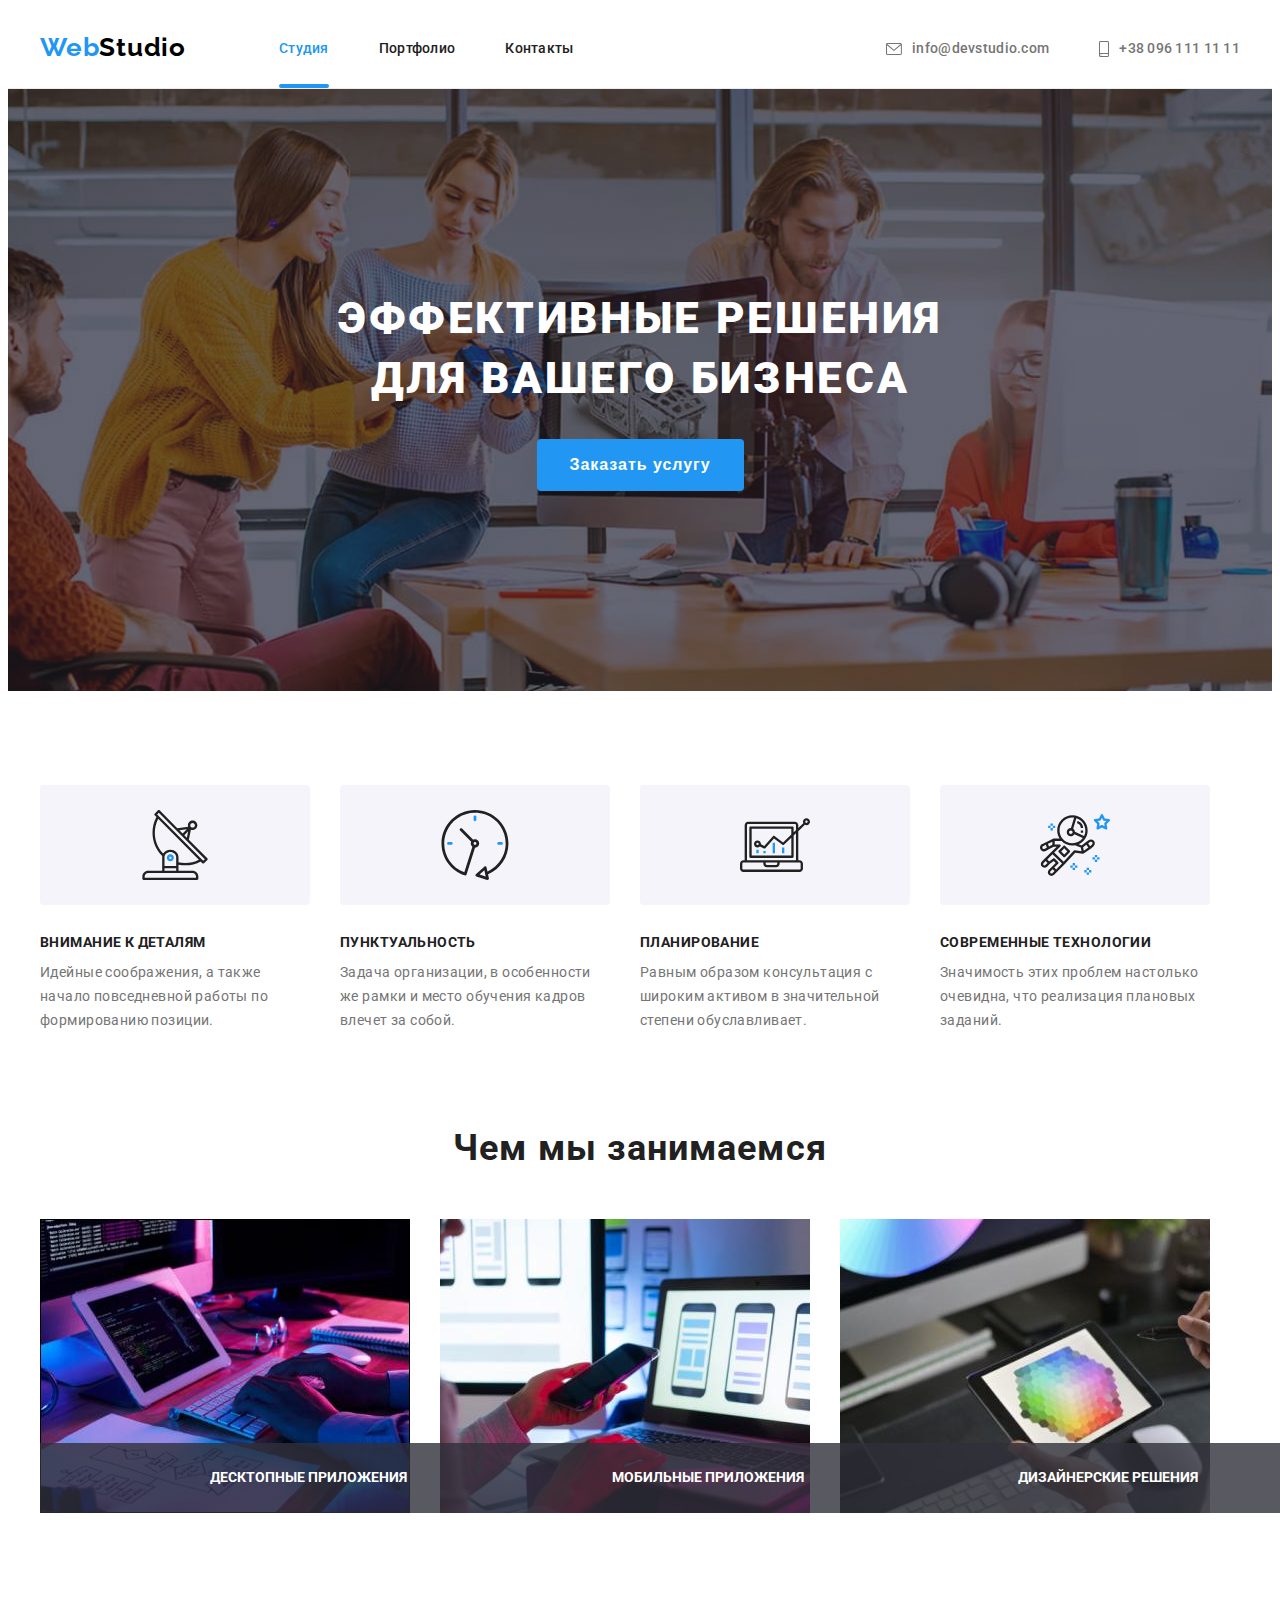
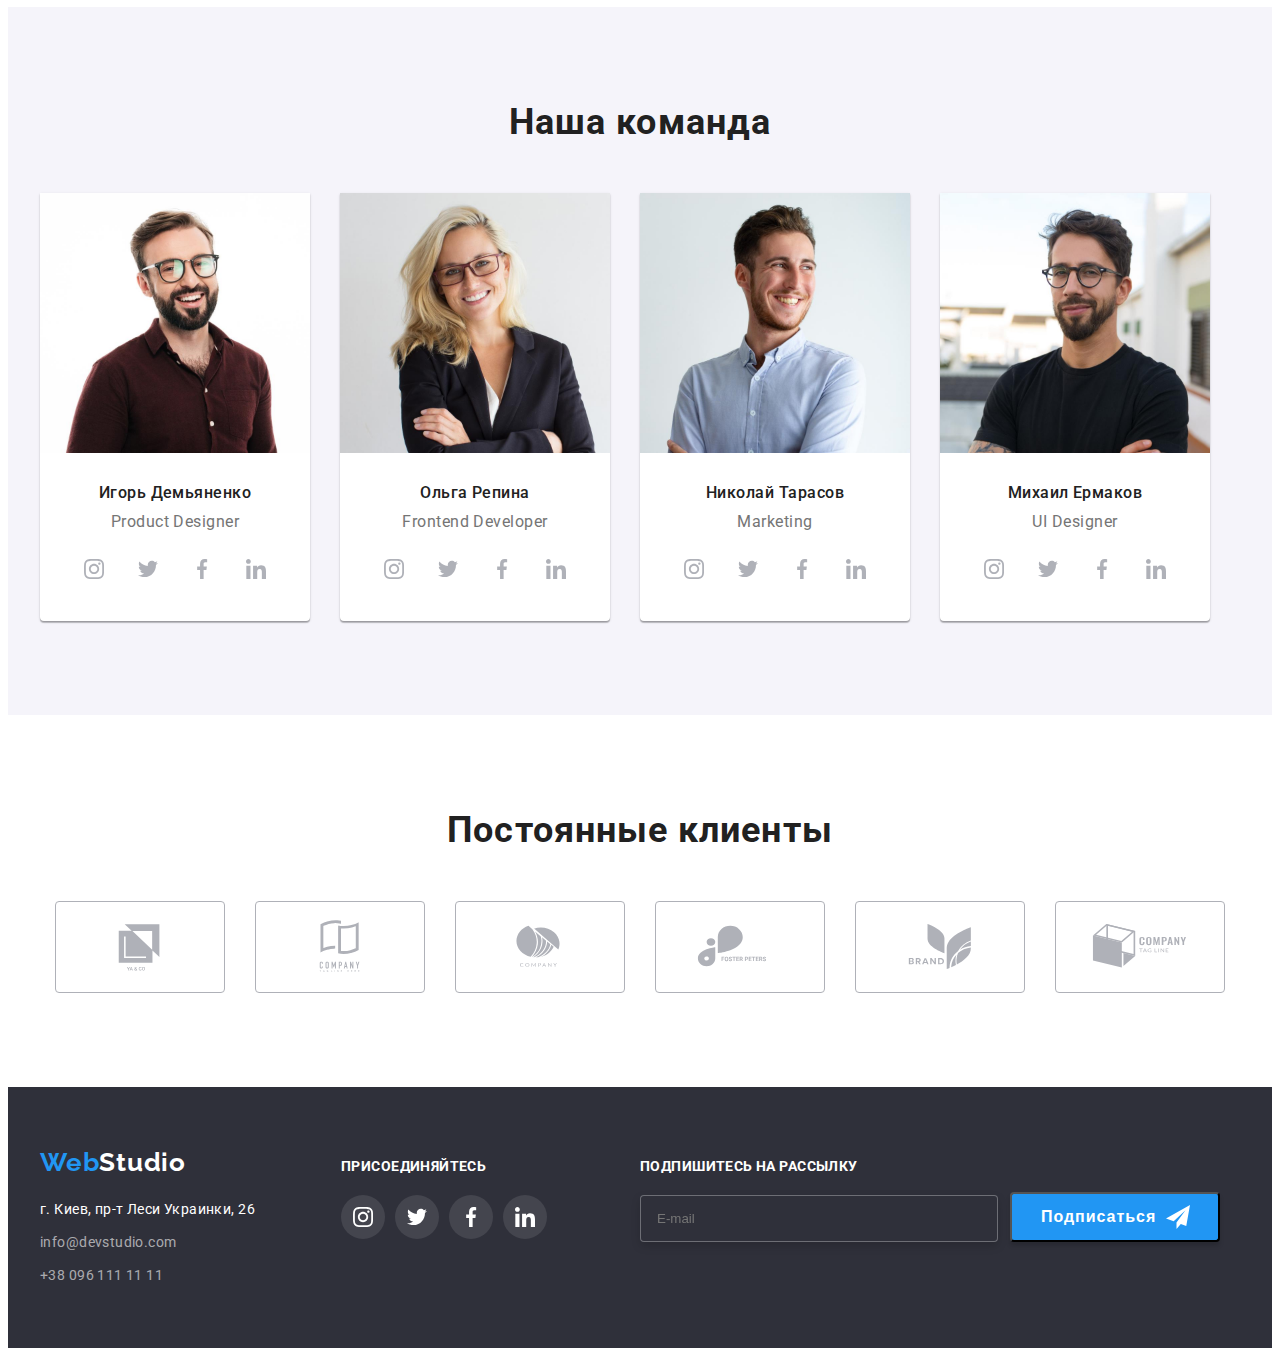
<file: index.html>
<!DOCTYPE html>
<html lang="ru">
<head>
    <meta charset="UTF-8">
    <meta http-equiv="X-UA-Compatible" content="IE=edge">
    <meta name="viewport" content="width=device-width, initial-scale=1.0">
    <title>Студия</title>
    <link rel="preconnect" href="https://fonts.googleapis.com">
<link rel="preconnect" href="https://fonts.gstatic.com" crossorigin>
<link href="https://fonts.googleapis.com/css2?family=Raleway:wght@700&family=Roboto:wght@400;500;700;900&display=swap" rel="stylesheet">
<link rel="stylesheet" href="https://cdnjs.cloudflare.com/ajax/libs/modern-normalize/1.1.0/modern-normalize.min.css" integrity="sha512-wpPYUAdjBVSE4KJnH1VR1HeZfpl1ub8YT/NKx4PuQ5NmX2tKuGu6U/JRp5y+Y8XG2tV+wKQpNHVUX03MfMFn9Q==" crossorigin="anonymous" referrerpolicy="no-referrer" />    
<link rel="stylesheet" href="./css/main.min.css"> 

</head>
<body>
    <!--Шапка -->
    <header class="header">
        <div class="conteiner header__conteiner">
        <nav class="header__nav">
        <a  class="logo link header__logo" href="./index.html" lang="en"><span class="web">Web</span><span class="studio-dark">Studio</span></a>
        <ul class="list header__list">
            <li class="header__item"><a class="header__link link current" href="./index.html">Студия</a></li>
            <li class="header__item"><a class="header__link link" href="./portfolio.html">Портфолио</a></li>
            <li class="header__item"><a class="header__link link" href="#">Контакты</a></li>
        </ul>
    </nav>
    
        <div class="header-contacts">
    <ul class="list header__list">
        <li class="header-contact__item"><a class="header-contacts__link link" href="mailto:info@devstudio.com">
            <svg class="header-contact__icon icon-mail"  width="16" height="12">
                <use href="./images/icons.svg#icon-envelope-hover"></use>
            </svg>info@devstudio.com</a></li>
        <li class="header-contact__item"><a class="header-contacts__link link" href="tel:+380961111111">
            <svg class="header-contact__icon icon-phone"  width="10" height="16">
            <use href="./images/icons.svg#icon-smartphone"></use>
        </svg>+38 096 111 11 11</a></li>
    </ul>
        </div>
         </div>
    </header>
    <!--Содержимое -->
    <main>
    <section class="section-title">
        <div class="conteiner hero-conteiner">
        <h1 class="title-text title-text-hero hero-pre-title">Эффективные решения для вашего бизнеса</h1>
        <button class="btn-studio btn-light btn-studio-hero" data-modal-open type="button">Заказать услугу</button>
        </div>
    </section>
        
    <!-- Наши зослуги-->
    <section class="about">
        <div class="conteiner list-conteiner">
        <ul class="list about-list">
            <li class="title-item">
                <div class="about-icons">
                    <svg class="about-icon" width="70" height="70">
                        <use href="./images/icons.svg#icon-antenna-1"></use>
                    </svg>
                </div>
                <h3 class="title-list-text">Внимание к деталям</h3>
                <p class="pre-title-text">Идейные соображения, а также начало повседневной работы по формированию позиции.</p>
            </li>
            <li class="title-item">
                <div class="about-icons">
                    <svg class="about-icon" width="70" height="70">
                        <use href="./images/icons.svg#icon-clock-1"></use>
                    </svg>
                </div>
                <h3 class="title-list-text">Пунктуальность</h3>
                <p class="pre-title-text">Задача организации, в особенности же рамки и место обучения кадров влечет за собой.</p>
            </li>
            <li class="title-item">
                <div class="about-icons">
                    <svg class="about-icon" width="70" height="70">
                        <use href="./images/icons.svg#icon-diagram-1"></use>
                    </svg>
                </div>
                <h3 class="title-list-text">Планирование</h3>
                <p class="pre-title-text">Равным образом консультация с широким активом в значительной степени обуславливает.</p>
            </li>
            <li class="title-item">
                <div class="about-icons">
                    <svg class="about-icon" width="70" height="70">
                        <use href="./images/icons.svg#icon-astronaut-1"></use>
                    </svg>
                </div>
                <h3 class="title-list-text">Современные технологии</h3>
                <p class="pre-title-text">Значимость этих проблем настолько очевидна, что реализация плановых заданий.</p>
            </li>
        </ul>
        </div>
    </section>
<!--Чем мы занимаемся-->
    <section class="occupation">
        <div class="conteiner occupation-conteiner">
        <h2 class="title-menu">Чем мы занимаемся</h2>
        <ul class="list occupation-list">
            <li class="occupation-item">
                <img 
                src="./images/work-1.jpg"
                alt="код"
                width="370"
                height="294"
                >
                <h3 class="occupation-picture-text">Десктопные приложения</h3>
            </li>
            <li class="occupation-item">
                <img 
                src="./images/work-2.jpg"
                alt="приложения"
                width="370"
                height="294"
                >
                <h3 class="occupation-picture-text">Мобильные приложения</h3>
            </li>
            <li class="occupation-item">
                <img 
                src="./images/work-3.jpg"
                alt="разработка"
                width="370"
                height="294"
                >
                <h3 class="occupation-picture-text">Дизайнерские решения</h3>
            </li>
        </ul>
        </div>
    </section>
    <!--Наша команда-->
    <section class="team">
        <div class="conteiner team-conteiner">
        <h2 class="title-menu">Наша команда</h2>
        <ul class="list team-list">
            <li class="team-item">
                <img
                src="./images/igor.jpg"
                alt="команда"
                width="270"
                height="260"
                >
                <div class="team-title">
                <h3 class="title-menu-name">Игорь Демьяненко</h3>
                <p class="pre-title-name" lang="en">Product Designer</p>
                <ul class="team-social list social-list">
                    <li class="social-item">
                        <a class="social-link" href="">
                            <svg class="social-icon" width="20" height="20">
                                <use href="./images/icons.svg#icon-instagram-1"></use>
                            </svg>
                        </a>
                    </li>
                    <li class="social-item">
                        <a class="social-link" href="">
                            <svg class="social-icon" width="20" height="20">
                                <use href="./images/icons.svg#icon-twitter-1"></use>
                            </svg>
                        </a>
                    </li>
                    <li class="social-item">
                        <a class="social-link" href="">
                            <svg class="social-icon" width="20" height="20">
                                <use href="./images/icons.svg#icon-facebook-1"></use>
                            </svg>
                        </a>
                    </li>
                    <li class="social-item">
                        <a class="social-link" href="">
                            <svg class="social-icon" width="20" height="20">
                                <use href="./images/icons.svg#icon-linkedin-1"></use>
                            </svg>
                        </a>
                    </li>
                </ul>
                </div>
                </li>
            <li class="team-item">
                <img
                src="./images/olga.jpg"
                alt="команда"
                width="270"
                height="260"
                >
                <div class="team-title">
                <h3 class="title-menu-name">Ольга Репина</h3>
                <p class="pre-title-name" lang="en">Frontend Developer</p>
                <ul class="team-social list social-list">
                    <li class="social-item">
                        <a class="social-link" href="">
                            <svg class="social-icon" width="20" height="20">
                                <use href="./images/icons.svg#icon-instagram-1"></use>
                            </svg>
                        </a>
                    </li>
                    <li class="social-item">
                        <a class="social-link" href="">
                            <svg class="social-icon" width="20" height="20">
                                <use href="./images/icons.svg#icon-twitter-1"></use>
                            </svg>
                        </a>
                    </li>
                    <li class="social-item">
                        <a class="social-link" href="">
                            <svg class="social-icon" width="20" height="20">
                                <use href="./images/icons.svg#icon-facebook-1"></use>
                            </svg>
                        </a>
                    </li>
                    <li class="social-item">
                        <a class="social-link" href="">
                            <svg class="social-icon" width="20" height="20">
                                <use href="./images/icons.svg#icon-linkedin-1"></use>
                            </svg>
                        </a>
                    </li>
                </ul>
                </div>
            </li>
            <li class="team-item">
                <img
                src="./images/nicholas.jpg"
                alt="команда"
                width="270"
                height="260"
                >
                <div class="team-title">
                <h3 class="title-menu-name">Николай Тарасов</h3>
                <p class="pre-title-name" lang="en">Marketing</p>
                <ul class="team-social list social-list">
                    <li class="social-item">
                        <a class="social-link" href="">
                            <svg class="social-icon" width="20" height="20">
                                <use href="./images/icons.svg#icon-instagram-1"></use>
                            </svg>
                        </a>
                    </li>
                    <li class="social-item">
                        <a class="social-link" href="">
                            <svg class="social-icon" width="20" height="20">
                                <use href="./images/icons.svg#icon-twitter-1"></use>
                            </svg>
                        </a>
                    </li>
                    <li class="social-item">
                        <a class="social-link" href="">
                            <svg class="social-icon" width="20" height="20">
                                <use href="./images/icons.svg#icon-facebook-1"></use>
                            </svg>
                        </a>
                    </li>
                    <li class="social-item">
                        <a class="social-link" href="">
                            <svg class="social-icon" width="20" height="20">
                                <use href="./images/icons.svg#icon-linkedin-1"></use>
                            </svg>
                        </a>
                    </li>
                </ul>
                </div>
            </li>
            <li class="team-item">
                <img
                src="./images/michael.jpg"
                alt="команда"
                width="270"
                height="260"
                >
                <div class="team-title">
                <h3 class="title-menu-name">Михаил Ермаков</h3>
                <p class="pre-title-name" lang="en">UI Designer</p>
                <ul class="team-social list social-list">
                    <li class="social-item">
                        <a class="social-link" href="">
                            <svg class="social-icon" width="20" height="20">
                                <use href="./images/icons.svg#icon-instagram-1"></use>
                            </svg>
                        </a>
                    </li>
                    <li class="social-item">
                        <a class="social-link" href="">
                            <svg class="social-icon" width="20" height="20">
                                <use href="./images/icons.svg#icon-twitter-1"></use>
                            </svg>
                        </a>
                    </li>
                    <li class="social-item">
                        <a class="social-link" href="">
                            <svg class="social-icon" width="20" height="20">
                                <use href="./images/icons.svg#icon-facebook-1"></use>
                            </svg>
                        </a>
                    </li>
                    <li class="social-item">
                        <a class="social-link" href="">
                            <svg class="social-icon" width="20" height="20">
                                <use href="./images/icons.svg#icon-linkedin-1"></use>
                            </svg>
                        </a>
                    </li>
                </ul>
                </div>
            </li>
        </ul>
    </div>
    </section>
    <!--Постоянные клиенты-->
    <section class="clients">
        <div class="conteiner">
        <h2 class="title-menu">Постоянные клиенты</h2>
        <ul class="clients-list list">
            <li class="clients-item">
                <a class="clients-link" href="">
                    <svg class="clients-icon" width="106" height="60">
                        <use href="./images/icons.svg#icon-logo"></use>
                    </svg>
                </a>
            </li>
            <li class="clients-item">
                <a class="clients-link" href="">
                    <svg class="clients-icon" width="106" height="60">
                        <use href="./images/icons.svg#icon-logo-1"></use>
                    </svg>
                </a>
            </li>
            <li class="clients-item">
                <a class="clients-link" href="">
                    <svg class="clients-icon" width="106" height="60">
                        <use href="./images/icons.svg#icon-logo-2"></use>
                    </svg>
                </a>
            </li>
            <li class="clients-item">
                <a class="clients-link" href="">
                    <svg class="clients-icon" width="106" height="60">
                        <use href="./images/icons.svg#icon-logo-3"></use>
                    </svg>
                </a>
            </li>
            <li class="clients-item">
                <a class="clients-link" href="">
                    <svg class="clients-icon" width="106" height="60">
                        <use href="./images/icons.svg#icon-logo-4"></use>
                    </svg>
                </a>
            </li>
            <li class="clients-item">
                <a class="clients-link" href="">
                    <svg class="clients-icon" width="106" height="60">
                        <use href="./images/icons.svg#icon-logo-5"></use>
                    </svg>
                </a>
            </li>
        </ul>
    </div>
    </section>
    </main>
    <footer class="footer">
        <div class="conteiner footer-conteiner">
            <div class="footer-left">
        <a class="logo-footer link footer-logo-link" href="#" lang="en"> <span class="web">Web</span><span class="studio-light">Studio</span></a>
        <address class="address">
            <div class="address-footer-list">
            <ul class="list footer-list-contact">
                <li class="address-footer-item"><a class="footer-address-link link" href="#">г. Киев, пр-т Леси Украинки, 26</a></li>
                <li class="address-footer-item"><a class="footer-contacts-link link" href="mailto:info@devstudio.com">info@devstudio.com</a></li>
                <li class="address-footer-item"><a class="footer-contacts-link link" href="tel:+380961111111">+38 096 111 11 11</a></li>
            </ul>
            </div>
        </address>
            </div>
            <div class="footer-right">
                <h3 class="title-list-text title-footer">ПРИСОЕДИНЯЙТЕСЬ</h3>
                <ul class="footer-list list">
                    <li class="footer-item">
                        <a class="footer-link" href="">
                            <svg class="footer-icon" width="20" height="20">
                                <use href="./images/icons.svg#icon-instagram-2"></use>
                            </svg>
                        </a>
                    </li>
                    <li class="footer-item">
                        <a class="footer-link" href="">
                            <svg class="footer-icon" width="20" height="20">
                                <use href="./images/icons.svg#icon-twitter-2"></use>
                            </svg>
                        </a>
                    </li>
                    <li class="footer-item">
                        <a class="footer-link" href="">
                            <svg class="footer-icon" width="20" height="20">
                                <use href="./images/icons.svg#icon-facebook-2"></use>
                            </svg>
                        </a>
                    </li>
                    <li class="footer-item">
                        <a class="footer-link" href="">
                            <svg class="footer-icon" width="20" height="20">
                                <use href="./images/icons.svg#icon-linkedin-2"></use>
                            </svg>
                        </a>
                    </li>
                </ul>
            </div>
            <div class="footter-block">
                <form class="footer-form">
                    <div class="footer-form-box">
                        <label class="footer-form-text" for="email">Подпишитесь на рассылку</label>
                        <input class="footer-input" type="email" name="email" id="email" placeholder="E-mail">
                    </div>
                    <button class="footer-form-btn footer-form-btn-send" type="submit">Подписаться
                        <svg class="send-icon" width="24" height="24">
                            <use href="./images/icons.svg#icon-icon-send"></use>
                        </svg>
                    </button>
                </form>
            </div>
        </div>
    </footer>
    <div class="backdrop is-hidden" data-modal>
        <div class="modal">
            <button type="button" class="modal-btn" data-modal-close>
                <svg class="modal-icon" width="11" height="11">
                    <use href="./images/icons.svg#icon-close"></use>
                </svg>
            </button>
                <form action="#" class="modal-form">
                    <p class="modal-form-head">Оставьте свои данные, мы вам перезвоним</p>
                    <label class="modal-form-label">Имя
                        <span class="modal-form-wrapper">
                        <input type="text" class="modal-form-input" name="user-name" minlength="2" pattern="[a-zA-Zа-яёА-ЯЁ]" title="Имя должно содержать символы киррилицы или латиницы" required>
                        <svg class="modal-form-icon" width="12" height="12">
                            <use href="./images/icons.svg#icon-name"></use>
                        </svg>
                        </span>
                    </label>
                    <label class="modal-form-label">Телефон
                        <span class="modal-form-wrapper">
                        <input type="tel" class="modal-form-input" name="user-tel" title="099-000-00-00" pattern="[0-9]{3}-[0-9]{3}-[0-9]{2}-[0-9]{2}">
                        <svg class="modal-form-icon" width="13" height="13">
                            <use href="./images/icons.svg#icon-tell"></use>
                        </svg>
                        </span>
                    </label>
                    <label class="modal-form-label">Почта
                        <span class="modal-form-wrapper">
                        <input type="email" class="modal-form-input" name="user-email">
                        <svg class="modal-form-icon" width="15" height="12">
                            <use href="./images/icons.svg#icon-mail"></use>
                        </svg>
                        </span>
                    </label>
                    <label class="modal-form-field">Комментарий<textarea class="modal-form-message" name="user-message" placeholder="Введите текст"></textarea></label>
                    <input type="checkbox" id="accept-policy" class="modal-form-checkbox visually-hidden">
                    <label for="accept-policy" class="modal-form-checkbox-label">Соглашаюсь с рассылкой и принимаю&nbsp;<a href="#" class="modal-form-checkbox-link">Условия договора</a></label>
                    <button type="submit" class="modal-form-btn">Отправить</button>
                </form>
            
        </div>
    </div>
<script src="./js/modal.js"></script>
</body>

</html>
</file>
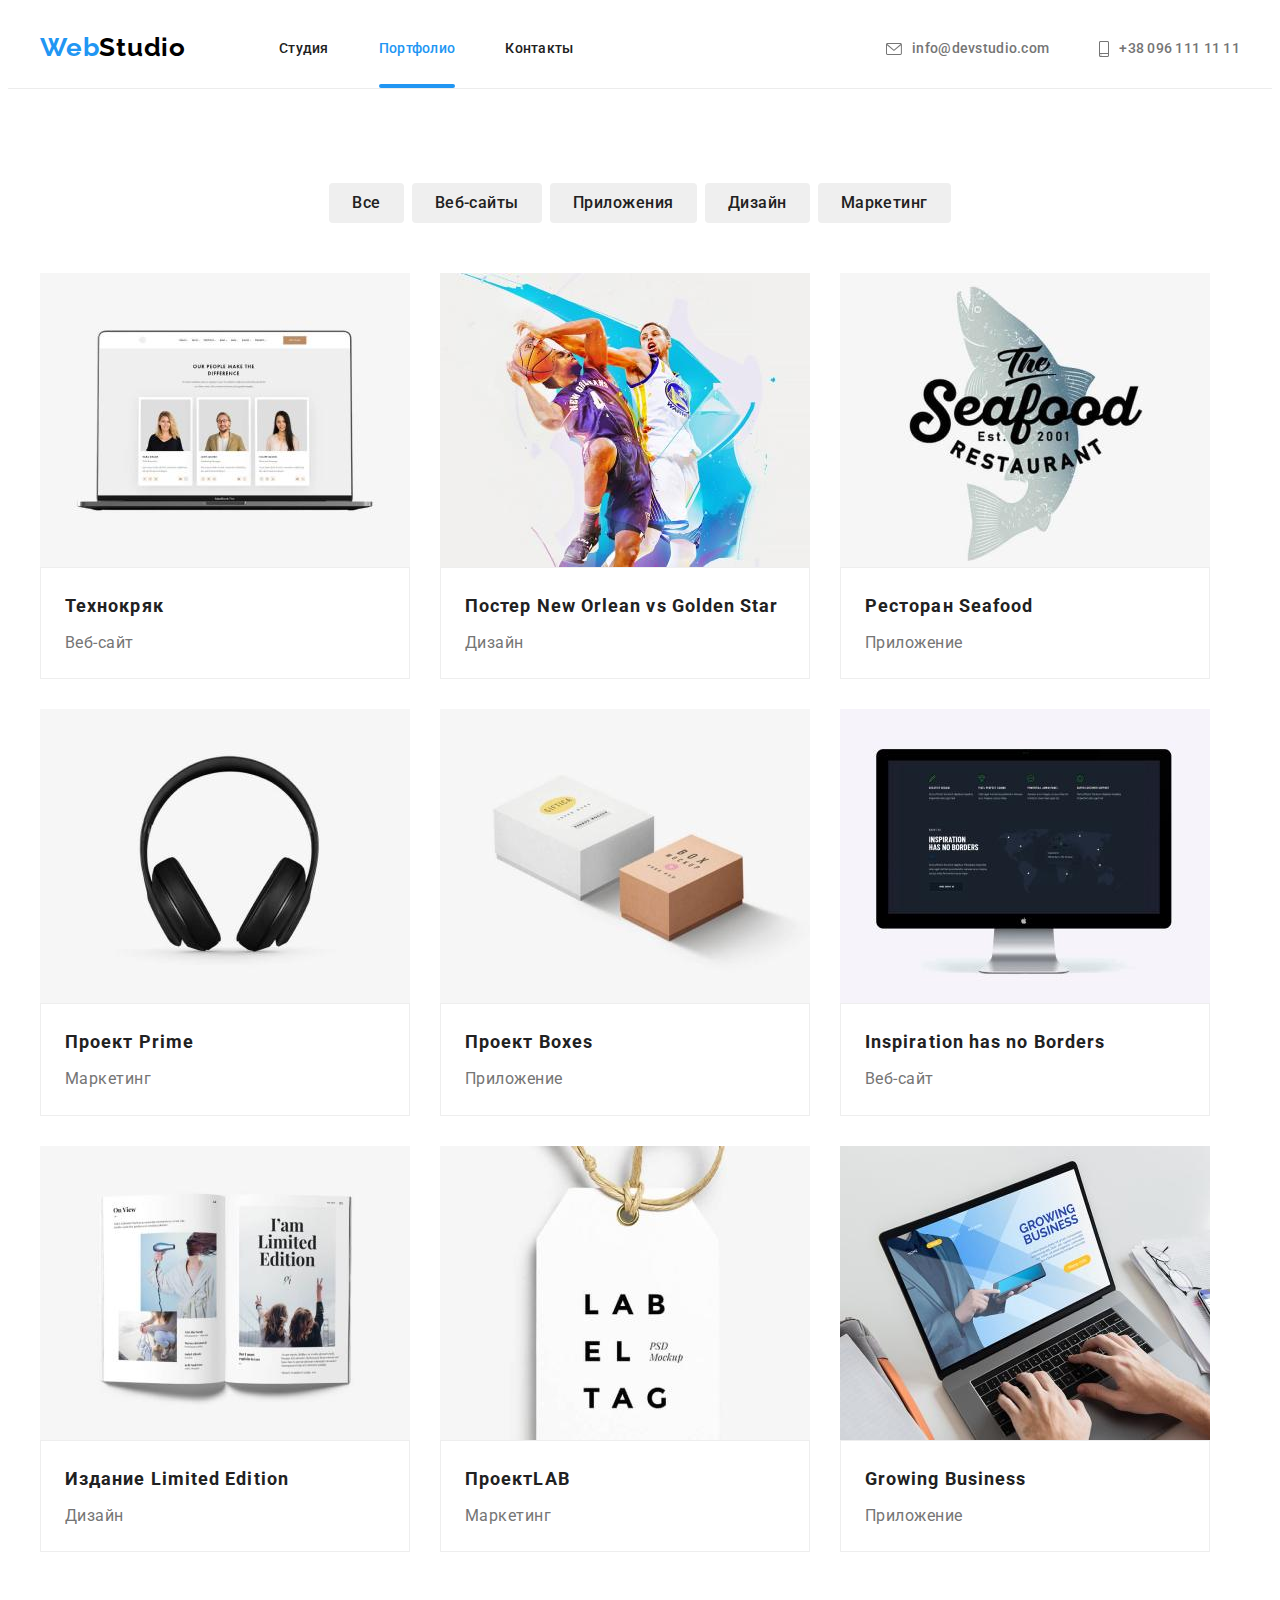
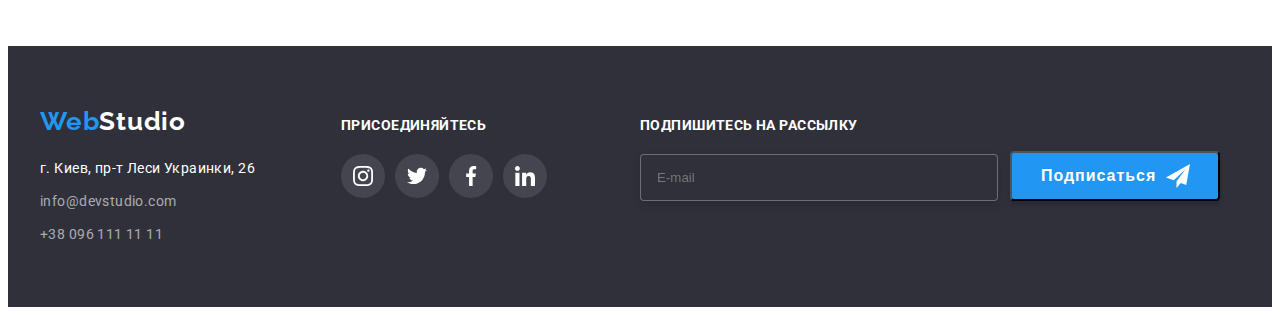
<file: portfolio.html>
<!DOCTYPE html>
<html lang="ru">
<head>
    <meta charset="UTF-8">
    <meta http-equiv="X-UA-Compatible" content="IE=edge">
    <meta name="viewport" content="width=device-width, initial-scale=1.0">
    <title>Портфолио</title>
    <link rel="preconnect" href="https://fonts.googleapis.com">
    <link rel="preconnect" href="https://fonts.gstatic.com" crossorigin>
    <link href="https://fonts.googleapis.com/css2?family=Raleway:wght@700&family=Roboto:wght@400;500;700;900&display=swap" rel="stylesheet">
    <link rel="stylesheet" href="https://cdnjs.cloudflare.com/ajax/libs/modern-normalize/1.1.0/modern-normalize.min.css" integrity="sha512-wpPYUAdjBVSE4KJnH1VR1HeZfpl1ub8YT/NKx4PuQ5NmX2tKuGu6U/JRp5y+Y8XG2tV+wKQpNHVUX03MfMFn9Q==" crossorigin="anonymous" referrerpolicy="no-referrer" />
    <link rel="stylesheet" href="./css/main.min.css">
</head>
<body>
    <!--Шапка -->
    <header class="header">
        <div class="conteiner header__conteiner">
        <nav class="header__nav">
        <a  class="logo link header__logo" href="./portfolio.html" lang="en"><span class="web">Web</span><span class="studio-dark">Studio</span></a>
        <ul class="list header__list">
            <li class="header__item"><a class="header__link link" href="./index.html">Студия</a></li>
            <li class="header__item"><a class="header__link link current" href="./portfolio.html">Портфолио</a></li>
            <li class="header__item"><a class="header__link link" href="#">Контакты</a></li>
        </ul>
    </nav>
        
        <div class="header-contacts">
    <ul class="list header__list">
        <li class="header-contact__item"><a class="header-contacts__link link" href="mailto:info@devstudio.com">
            <svg class="header-contact__icon icon-mail">
            <use href="./images/icons.svg#icon-envelope-hover"></use>
        </svg>info@devstudio.com</a></li>
        <li class="header-contact__item"><a class="header-contacts__link link" href="tel:+380961111111">
            <svg class="header-contact__icon icon-phone">
            <use href="./images/icons.svg#icon-smartphone"></use>
        </svg>+38 096 111 11 11</a></li>
    </ul>
        </div> 
    </div> 
    </header>
    <!--Содержимое -->
    <main>
        <section class="section-portfolio">
            <div class="conteiner conteiner-portfolio">
            <ul class="list menu-portfolio-list">
                <li class="menu-portfolio item-menu-portfolio">
                    <button class="btn-portfolio btn-dark btn-portfolio-hero" type="button">Все</button>
                </li>
                <li class="menu-portfolio">
                    <button class="btn-portfolio btn-dark btn-portfolio-hero" type="button">Веб-сайты</button>
                </li>
                <li class="menu-portfolio">
                    <button class="btn-portfolio btn-dark btn-portfolio-hero" type="button">Приложения</button>
                </li>
                <li class="menu-portfolio">
                    <button class="btn-portfolio btn-dark btn-portfolio-hero" type="button">Дизайн</button>
                </li>
                <li class="menu-portfolio">
                    <button class="btn-portfolio btn-dark btn-portfolio-hero" type="button">Маркетинг</button>
                </li>
            </ul>
                <div class="conteiner-portfolio-content">
            <ul class="list portfolio-content-list">
                <li class="portfolio-content-item">
                <div class="portfolio-content-wrap">
                    <img
                src="./images/portfolio-1.jpg"
                alt="сайт"
                width="370"
                height="294"
                >
                <p class="portfolio-content-text">Технокряк это современная площадка распространения коронавируса. Компании используют эту платформу для цифрового шпионажа и атак на защищённые сервера конкурентов.</p>
                </div>
                <div class="portfolio-text">
                <h2 class="title-portfolio">Технокряк</h2>
                <p class="pre-title-portfolio-text">Веб-сайт</p>
                </div>  
                </li>
                <li class="portfolio-content-item">
                    <div class="portfolio-content-wrap">
                    <img
                src="./images/portfolio-2.jpg"
                alt="дизайн"
                width="370"
                height="294"
                >
                <p class="portfolio-content-text">Технокряк это современная площадка распространения коронавируса. Компании используют эту платформу для цифрового шпионажа и атак на защищённые сервера конкурентов.</p>
                </div>
                <div class="portfolio-text">
                <h2 class="title-portfolio">Постер <span lang="en">New Orlean vs Golden Star</span></h2>
                <p class="pre-title-portfolio-text">Дизайн</p>
                </div>
                </li>
                <li class="portfolio-content-item">
                    <div class="portfolio-content-wrap">
                    <img
                src="./images/portfolio-3.jpg"
                alt="приложение"
                width="370"
                height="294"
                >
                <p class="portfolio-content-text">Технокряк это современная площадка распространения коронавируса. Компании используют эту платформу для цифрового шпионажа и атак на защищённые сервера конкурентов.</p>
                </div>
                <div class="portfolio-text">
                <h2 class="title-portfolio">Ресторан <span lang="en">Seafood</span></h2>
                <p class="pre-title-portfolio-text">Приложение</p> 
                </div>
                </li>
                <li class="portfolio-content-item">
                    <div class="portfolio-content-wrap">
                    <img
                src="./images/portfolio-4.jpg"
                alt="маркетинг"
                width="370"
                height="294"
                >
                <p class="portfolio-content-text">Технокряк это современная площадка распространения коронавируса. Компании используют эту платформу для цифрового шпионажа и атак на защищённые сервера конкурентов.</p>
                </div>
                <div class="portfolio-text">
                <h2 class="title-portfolio">Проект <span lang="en">Prime</span></h2>
                <p class="pre-title-portfolio-text">Маркетинг</p>
                </div>
                </li>
                <li class="portfolio-content-item">
                    <div class="portfolio-content-wrap">
                    <img
                src="./images/portfolio-5.jpg"
                alt="приложение"
                width="370"
                height="294"
                >
                <p class="portfolio-content-text">Технокряк это современная площадка распространения коронавируса. Компании используют эту платформу для цифрового шпионажа и атак на защищённые сервера конкурентов.</p>
                </div>
                <div class="portfolio-text">
                <h2 class="title-portfolio">Проект <span lang="en">Boxes</span></h2>
                <p class="pre-title-portfolio-text">Приложение</p>
                </div>
                </li>
                <li class="portfolio-content-item">
                    <div class="portfolio-content-wrap">
                    <img
                src="./images/portfolio-6.jpg"
                alt="сайт"
                width="370"
                height="294"
                >
                <p class="portfolio-content-text">Технокряк это современная площадка распространения коронавируса. Компании используют эту платформу для цифрового шпионажа и атак на защищённые сервера конкурентов.</p>
                </div>
                <div class="portfolio-text">
                <h2 class="title-portfolio" lang="en">Inspiration has no Borders</h2>
                <p class="pre-title-portfolio-text">Веб-сайт</p>
                </div>
                </li>
                <li class="portfolio-content-item">
                    <div class="portfolio-content-wrap">
                    <img
                src="./images/portfolio-7.jpg"
                alt="дизайн"
                width="370"
                height="294"
                >
                <p class="portfolio-content-text">Технокряк это современная площадка распространения коронавируса. Компании используют эту платформу для цифрового шпионажа и атак на защищённые сервера конкурентов.</p>
                </div>
                <div class="portfolio-text">
                <h2 class="title-portfolio">Издание <span lang="en">Limited Edition</span></h2>
                <p class="pre-title-portfolio-text">Дизайн</p>
                </div>
                </li>
                <li class="portfolio-content-item">
                    <div class="portfolio-content-wrap">
                    <img
                src="./images/portfolio-8.jpg"
                alt="маркетинг"
                width="370"
                height="294"
                >
                <p class="portfolio-content-text">Технокряк это современная площадка распространения коронавируса. Компании используют эту платформу для цифрового шпионажа и атак на защищённые сервера конкурентов.</p>
                </div>
                <div class="portfolio-text">
                <h2 class="title-portfolio">Проект<span lang="en">LAB</span></h2>
                <p class="pre-title-portfolio-text">Маркетинг</p>
                </div>
                </li>
                <li class="portfolio-content-item">
                    <div class="portfolio-content-wrap">
                    <img
                src="./images/portfolio-9.jpg"
                alt="приложение"
                width="370"
                height="294"
                >
                <p class="portfolio-content-text">Технокряк это современная площадка распространения коронавируса. Компании используют эту платформу для цифрового шпионажа и атак на защищённые сервера конкурентов.</p>
                </div>
                <div class="portfolio-text">
                <h2 class="title-portfolio" lang="en">Growing Business</h2>
                <p class="pre-title-portfolio-text">Приложение</p>
                </div>
                </li>
            </ul>
                </div>
        </div>
        </section>
    </main>
    <footer class="footer">
        <div class="conteiner footer-conteiner">
            <div class="footer-left">
        <a class="logo-footer link footer-logo-link" href="#" lang="en"> <span class="web">Web</span><span class="studio-light">Studio</span></a>
        <address class="address">
            <div class="address-footer-list">
            <ul class="list footer-list-contact">
                <li class="address-footer-item"><a class="footer-address-link link" href="#">г. Киев, пр-т Леси Украинки, 26</a></li>
                <li class="address-footer-item"><a class="footer-contacts-link link" href="mailto:info@devstudio.com">info@devstudio.com</a></li>
                <li class="address-footer-item"><a class="footer-contacts-link link" href="tel:+380961111111">+38 096 111 11 11</a></li>
            </ul>
            </div>
        </address>
            </div>
            <div class="footer-right">
                <h3 class="title-list-text title-footer">ПРИСОЕДИНЯЙТЕСЬ</h3>
                <ul class="footer-list list">
                    <li class="footer-item">
                        <a class="footer-link" href="">
                            <svg class="footer-icon" width="20" height="20">
                                <use href="./images/icons.svg#icon-instagram-2"></use>
                            </svg>
                        </a>
                    </li>
                    <li class="footer-item">
                        <a class="footer-link" href="">
                            <svg class="footer-icon" width="20" height="20">
                                <use href="./images/icons.svg#icon-twitter-2"></use>
                            </svg>
                        </a>
                    </li>
                    <li class="footer-item">
                        <a class="footer-link" href="">
                            <svg class="footer-icon" width="20" height="20">
                                <use href="./images/icons.svg#icon-facebook-2"></use>
                            </svg>
                        </a>
                    </li>
                    <li class="footer-item">
                        <a class="footer-link" href="">
                            <svg class="footer-icon" width="20" height="20">
                                <use href="./images/icons.svg#icon-linkedin-2"></use>
                            </svg>
                        </a>
                    </li>
                </ul>
            </div>
            <div class="footter-block">
                <form class="footer-form">
                    <div class="footer-form-box">
                        <label class="footer-form-text" for="email">Подпишитесь на рассылку</label>
                        <input class="footer-input" type="email" name="email" id="email" placeholder="E-mail">
                    </div>
                    <button class="footer-form-btn footer-form-btn-send" type="submit">Подписаться
                        <svg class="send-icon" width="24" height="24">
                            <use href="./images/icons.svg#icon-icon-send"></use>
                        </svg>
                    </button>
                </form>
            </div>
        </div>
        </div>
    </footer>
</body>
</html>
</file>
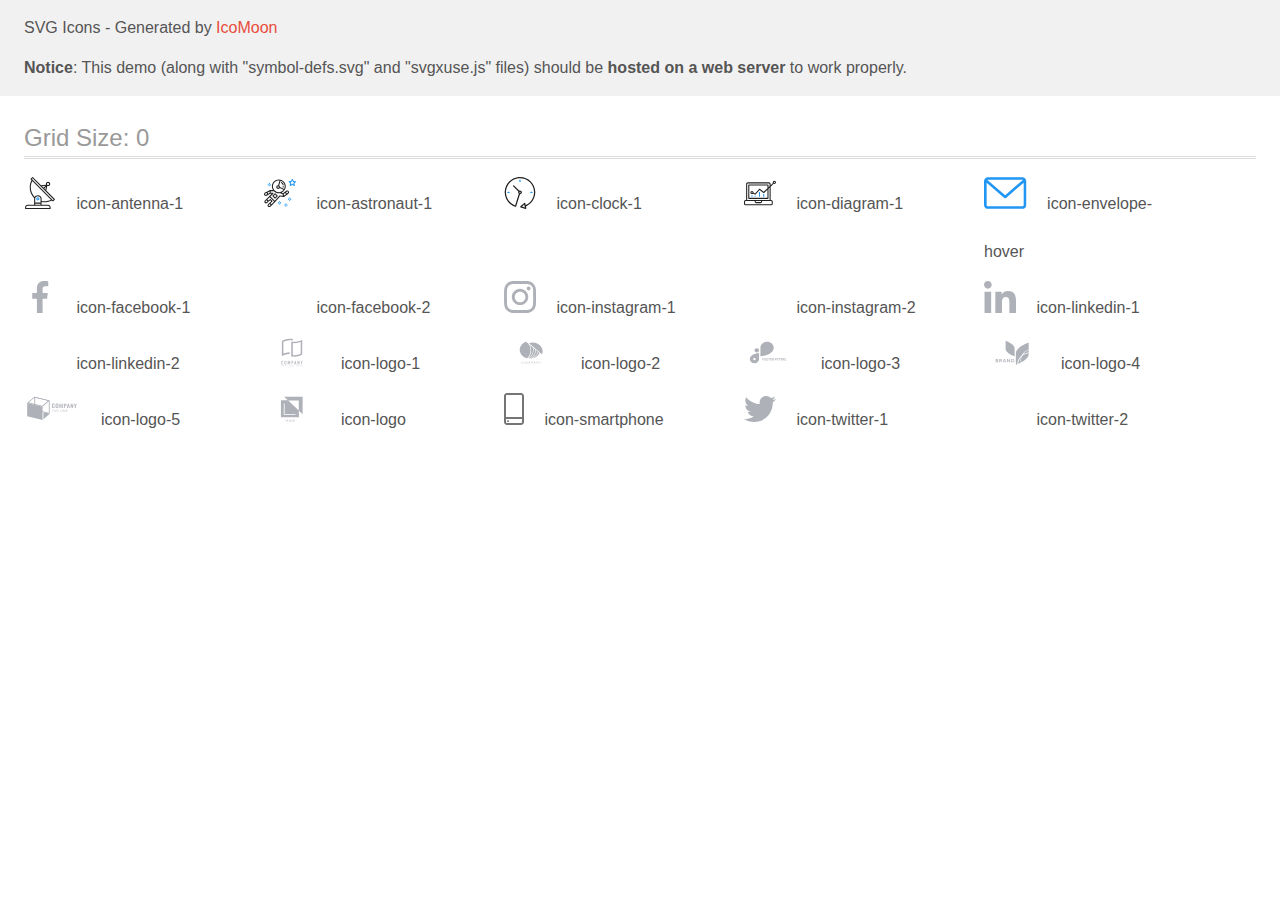
<file: images/icomoon/demo-external-svg.html>
<!doctype html>
<html>
<head>
    <title>IcoMoon - SVG Icons</title>
    <meta charset="utf-8">
    <meta name="viewport" content="width=device-width, initial-scale=1">
    <link rel="stylesheet" href="demo-files/demo.css">
    <link rel="stylesheet" href="style.css">
</head>
<body>
<header class="bgc1 clearfix">
<div class="mhl">
    <p>SVG Icons - Generated by <a href="https://icomoon.io/app">IcoMoon</a></p><p><strong>Notice</strong>: This demo (along with "symbol-defs.svg" and "svgxuse.js" files) should be <b>hosted on a web server</b> to work properly.</p>
</div>
</header>
    <div class="clearfix mhl ptl">
        <h1 class="mvm mtn fgc1">Grid Size: 0</h1>
        <div class="glyph fs1">
            <div class="clearfix pbs">
                <svg class="icon icon-antenna-1"><use xlink:href="symbol-defs.svg#icon-antenna-1"></use></svg><span class="name"> icon-antenna-1</span>
            </div>
        </div>
        <div class="glyph fs1">
            <div class="clearfix pbs">
                <svg class="icon icon-astronaut-1"><use xlink:href="symbol-defs.svg#icon-astronaut-1"></use></svg><span class="name"> icon-astronaut-1</span>
            </div>
        </div>
        <div class="glyph fs1">
            <div class="clearfix pbs">
                <svg class="icon icon-clock-1"><use xlink:href="symbol-defs.svg#icon-clock-1"></use></svg><span class="name"> icon-clock-1</span>
            </div>
        </div>
        <div class="glyph fs1">
            <div class="clearfix pbs">
                <svg class="icon icon-diagram-1"><use xlink:href="symbol-defs.svg#icon-diagram-1"></use></svg><span class="name"> icon-diagram-1</span>
            </div>
        </div>
        <div class="glyph fs1">
            <div class="clearfix pbs">
                <svg class="icon icon-envelope-hover"><use xlink:href="symbol-defs.svg#icon-envelope-hover"></use></svg><span class="name"> icon-envelope-hover</span>
            </div>
        </div>
        <div class="glyph fs1">
            <div class="clearfix pbs">
                <svg class="icon icon-facebook-1"><use xlink:href="symbol-defs.svg#icon-facebook-1"></use></svg><span class="name"> icon-facebook-1</span>
            </div>
        </div>
        <div class="glyph fs1">
            <div class="clearfix pbs">
                <svg class="icon icon-facebook-2"><use xlink:href="symbol-defs.svg#icon-facebook-2"></use></svg><span class="name"> icon-facebook-2</span>
            </div>
        </div>
        <div class="glyph fs1">
            <div class="clearfix pbs">
                <svg class="icon icon-instagram-1"><use xlink:href="symbol-defs.svg#icon-instagram-1"></use></svg><span class="name"> icon-instagram-1</span>
            </div>
        </div>
        <div class="glyph fs1">
            <div class="clearfix pbs">
                <svg class="icon icon-instagram-2"><use xlink:href="symbol-defs.svg#icon-instagram-2"></use></svg><span class="name"> icon-instagram-2</span>
            </div>
        </div>
        <div class="glyph fs1">
            <div class="clearfix pbs">
                <svg class="icon icon-linkedin-1"><use xlink:href="symbol-defs.svg#icon-linkedin-1"></use></svg><span class="name"> icon-linkedin-1</span>
            </div>
        </div>
        <div class="glyph fs1">
            <div class="clearfix pbs">
                <svg class="icon icon-linkedin-2"><use xlink:href="symbol-defs.svg#icon-linkedin-2"></use></svg><span class="name"> icon-linkedin-2</span>
            </div>
        </div>
        <div class="glyph fs1">
            <div class="clearfix pbs">
                <svg class="icon icon-logo-1"><use xlink:href="symbol-defs.svg#icon-logo-1"></use></svg><span class="name"> icon-logo-1</span>
            </div>
        </div>
        <div class="glyph fs1">
            <div class="clearfix pbs">
                <svg class="icon icon-logo-2"><use xlink:href="symbol-defs.svg#icon-logo-2"></use></svg><span class="name"> icon-logo-2</span>
            </div>
        </div>
        <div class="glyph fs1">
            <div class="clearfix pbs">
                <svg class="icon icon-logo-3"><use xlink:href="symbol-defs.svg#icon-logo-3"></use></svg><span class="name"> icon-logo-3</span>
            </div>
        </div>
        <div class="glyph fs1">
            <div class="clearfix pbs">
                <svg class="icon icon-logo-4"><use xlink:href="symbol-defs.svg#icon-logo-4"></use></svg><span class="name"> icon-logo-4</span>
            </div>
        </div>
        <div class="glyph fs1">
            <div class="clearfix pbs">
                <svg class="icon icon-logo-5"><use xlink:href="symbol-defs.svg#icon-logo-5"></use></svg><span class="name"> icon-logo-5</span>
            </div>
        </div>
        <div class="glyph fs1">
            <div class="clearfix pbs">
                <svg class="icon icon-logo"><use xlink:href="symbol-defs.svg#icon-logo"></use></svg><span class="name"> icon-logo</span>
            </div>
        </div>
        <div class="glyph fs1">
            <div class="clearfix pbs">
                <svg class="icon icon-smartphone"><use xlink:href="symbol-defs.svg#icon-smartphone"></use></svg><span class="name"> icon-smartphone</span>
            </div>
        </div>
        <div class="glyph fs1">
            <div class="clearfix pbs">
                <svg class="icon icon-twitter-1"><use xlink:href="symbol-defs.svg#icon-twitter-1"></use></svg><span class="name"> icon-twitter-1</span>
            </div>
        </div>
        <div class="glyph fs1">
            <div class="clearfix pbs">
                <svg class="icon icon-twitter-2"><use xlink:href="symbol-defs.svg#icon-twitter-2"></use></svg><span class="name"> icon-twitter-2</span>
            </div>
        </div>
  </div>
<script defer src="svgxuse.js"></script>
</body>
</html>
</file>
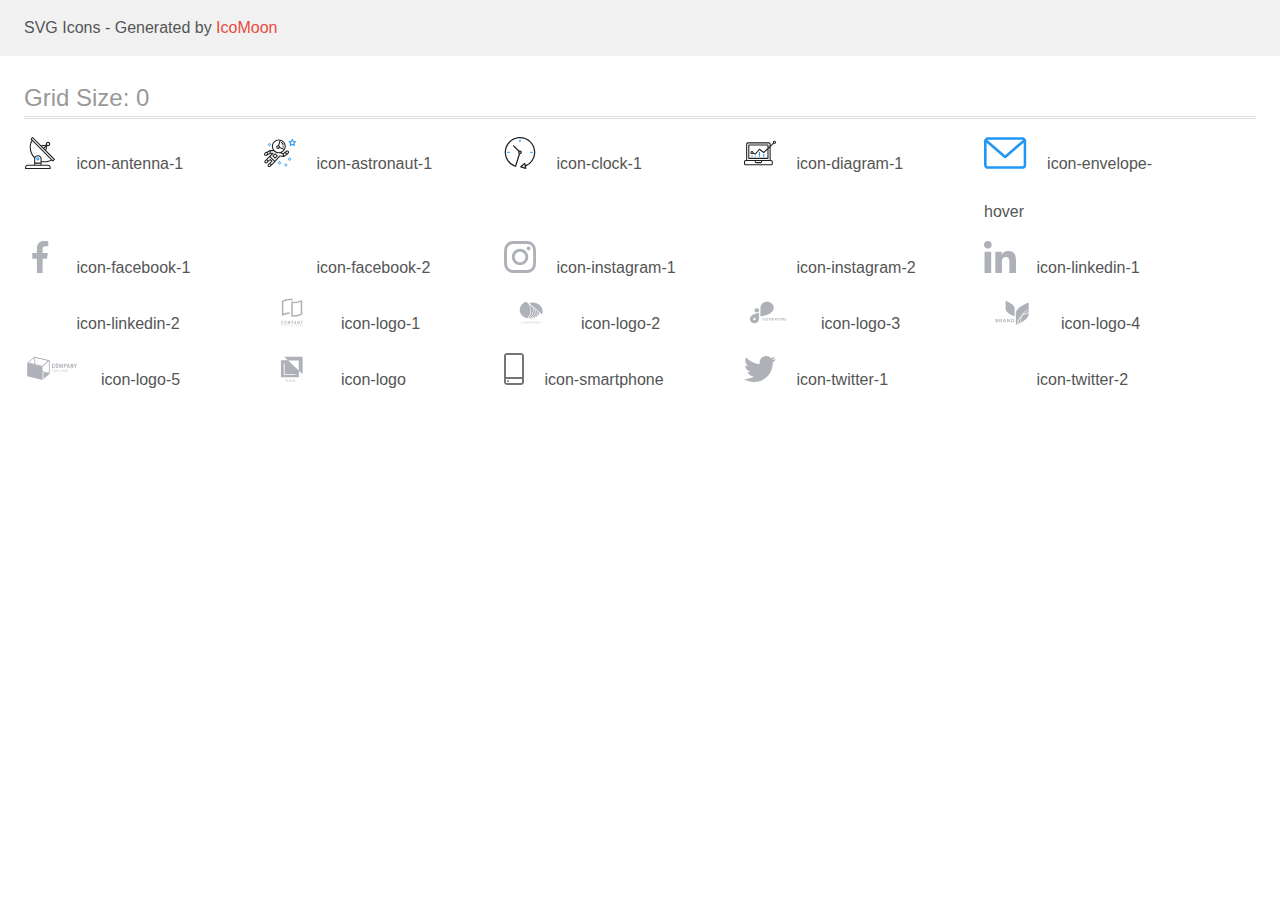
<file: images/icomoon/demo.html>
<!doctype html>
<html>
<head>
    <title>IcoMoon - SVG Icons</title>
    <meta charset="utf-8">
    <meta name="viewport" content="width=device-width, initial-scale=1">
    <link rel="stylesheet" href="demo-files/demo.css">
    <link rel="stylesheet" href="style.css">
</head>
<body>
<svg aria-hidden="true" style="position: absolute; width: 0; height: 0; overflow: hidden;" version="1.1" xmlns="http://www.w3.org/2000/svg" xmlns:xlink="http://www.w3.org/1999/xlink">
<defs>
<symbol id="icon-antenna-1" viewBox="0 0 32 32">
<path fill="#212121" style="fill: var(--color1, #212121)" d="M30.773 22.098l-8.443-8.505 0.937-4.616c0.225 0.090 0.485 0.144 0.758 0.146h0.007c0.008 0 0.017 0 0.026 0 1.192 0 2.159-0.967 2.159-2.159s-0.967-2.159-2.159-2.159c-1.192 0-2.159 0.967-2.159 2.159 0 0.259 0.046 0.508 0.13 0.739l-0.005-0.015-4.96 0.606-8.091-8.133c-0.096-0.098-0.229-0.159-0.376-0.16h-0c-0.14 0.001-0.274 0.057-0.373 0.155l-1.512 1.504c-0.096 0.097-0.156 0.23-0.156 0.377s0.060 0.281 0.156 0.377v0l0.814 0.825c-1.143 2.062-1.816 4.522-1.816 7.139 0 4.106 1.656 7.824 4.336 10.525l-0.001-0.001c0.043 0.041 0.092 0.074 0.146 0.097-0.032 0.164-0.051 0.353-0.052 0.546v6.188h-6.4c-1.472 0.001-2.666 1.194-2.667 2.666v1.067c0 0.295 0.239 0.534 0.534 0.534h24.534c0.294 0 0.533-0.239 0.533-0.534v-1.067c-0.002-1.472-1.195-2.665-2.666-2.666h-6.4v-2.742c1.003 0.21 2.024 0.317 3.049 0.32 2.58-0.003 5.005-0.663 7.117-1.822l-0.077 0.039 0.818 0.823c0.099 0.101 0.235 0.159 0.376 0.16 0.14-0.001 0.274-0.057 0.373-0.155l1.512-1.504c0.096-0.097 0.156-0.23 0.156-0.377s-0.060-0.281-0.156-0.377v0zM23.28 6.233c0.193-0.192 0.459-0.31 0.752-0.31 0.589 0 1.067 0.478 1.067 1.066s-0.477 1.066-1.067 1.066c-0 0-0 0-0 0h-0.004c-0.587-0.003-1.061-0.479-1.061-1.066 0-0.295 0.12-0.563 0.314-0.756l0-0h-0.002zM22.024 9.737l-0.598 2.946-1.175-1.183 1.774-1.763zM21.419 8.835l-1.92 1.909-1.486-1.493 3.406-0.416zM24.004 28.8c0.884 0 1.6 0.716 1.6 1.6v0 0.534h-23.466v-0.534c0-0.884 0.716-1.6 1.6-1.6v0h20.267zM16.538 26.666v1.067h-5.334v-1.067h5.334zM11.204 25.6v-4.053c0-1.294 1.196-2.346 2.667-2.346s2.667 1.053 2.667 2.346v4.053h-5.334zM17.604 23.904v-2.357c0-1.882-1.675-3.413-3.733-3.413-0.017-0-0.038-0-0.058-0-1.353 0-2.54 0.707-3.213 1.771l-0.009 0.016c-2.36-2.482-3.812-5.846-3.812-9.55 0-2.314 0.567-4.496 1.569-6.414l-0.036 0.077 18.602 18.709c-1.823 0.947-3.979 1.502-6.266 1.502-1.079 0-2.128-0.124-3.136-0.357l0.093 0.018zM28.893 23.22l-21.057-21.181 0.754-0.752 7.935 7.98c0.004 0 0.006 0.007 0.010 0.010l13.114 13.191-0.757 0.752z"></path>
<path fill="#2196f3" style="fill: var(--color2, #2196f3)" d="M13.876 20.267h-0.005c-0.001 0-0.002 0-0.002 0-0.884 0-1.6 0.716-1.6 1.6s0.715 1.599 1.597 1.6h0.005c0.001 0 0.001 0 0.002 0 0.884 0 1.6-0.716 1.6-1.6s-0.715-1.599-1.598-1.6h-0zM14.249 22.245c-0.096 0.096-0.229 0.155-0.376 0.155-0.295 0-0.534-0.239-0.534-0.534s0.238-0.533 0.532-0.533h0c0.293 0.001 0.531 0.239 0.531 0.533 0 0.148-0.060 0.282-0.157 0.378l-0 0h0.005z"></path>
</symbol>
<symbol id="icon-astronaut-1" viewBox="0 0 32 32">
<path fill="#2196f3" style="fill: var(--color2, #2196f3)" d="M31.974 4.524c-0.064-0.191-0.227-0.332-0.427-0.362l-0.003-0-1.911-0.278-0.855-1.731c-0.179-0.365-0.777-0.365-0.956 0l-0.855 1.731-1.911 0.278c-0.26 0.039-0.457 0.26-0.457 0.528 0 0.15 0.062 0.285 0.161 0.382l1.383 1.348-0.326 1.903c-0.034 0.2 0.048 0.402 0.212 0.522 0.166 0.12 0.383 0.135 0.562 0.040l1.709-0.899 1.709 0.899c0.072 0.038 0.157 0.061 0.247 0.061 0.295 0 0.534-0.239 0.534-0.534 0-0.031-0.003-0.062-0.008-0.092l0 0.003-0.326-1.903 1.383-1.348c0.099-0.097 0.161-0.233 0.161-0.382 0-0.059-0.009-0.115-0.027-0.168l0.001 0.004zM29.511 5.851c-0.126 0.122-0.183 0.299-0.153 0.472l0.191 1.114-1-0.526c-0.072-0.039-0.158-0.062-0.249-0.062s-0.177 0.023-0.252 0.063l0.003-0.001-1 0.526 0.191-1.114c0.005-0.027 0.008-0.059 0.008-0.091 0-0.149-0.061-0.285-0.16-0.381l-0-0-0.811-0.79 1.119-0.162c0.174-0.025 0.324-0.134 0.402-0.292l0.5-1.013 0.5 1.013c0.078 0.158 0.228 0.267 0.402 0.292l1.119 0.162-0.809 0.79zM26.134 20.522h-1.067v1.067h1.067v-1.067zM26.134 22.656h-1.067v1.066h1.067v-1.066zM27.2 21.589h-1.067v1.067h1.067v-1.067zM25.067 21.589h-1.067v1.067h1.067v-1.067zM22.4 26.389h-1.067v1.067h1.067v-1.067zM22.4 28.523h-1.067v1.067h1.067v-1.067zM23.467 27.456h-1.067v1.067h1.067v-1.067zM21.334 27.456h-1.067v1.067h1.067v-1.067zM16 24.256h-1.066v1.067h1.066v-1.067zM16 26.389h-1.066v1.067h1.066v-1.067zM17.067 25.322h-1.067v1.067h1.067v-1.067zM14.934 25.322h-1.067v1.067h1.067v-1.067zM5.867 6.122h-1.066v1.066h1.066v-1.066zM5.867 8.256h-1.066v1.066h1.066v-1.066zM6.933 7.189h-1.067v1.067h1.066v-1.067zM4.8 7.189h-1.067v1.067h1.067v-1.067z"></path>
<path fill="#212121" style="fill: var(--color1, #212121)" d="M24.715 14.16c-0.28-0.376-0.698-0.636-1.179-0.703l-0.009-0.001c-0.076-0.012-0.164-0.018-0.254-0.018-0.411 0-0.789 0.139-1.090 0.373l0.004-0.003-1.253 0.96-1.898 1.417-1.358-0.541c2.421-1.086 4.113-3.508 4.113-6.32 0-3.823-3.122-6.934-6.961-6.934s-6.961 3.11-6.961 6.934c0 1.386 0.415 2.674 1.12 3.759l-2.768-0.024c-0.009 0-0.016 0.005-0.023 0.005-0.057 0.003-0.11 0.014-0.159 0.033l0.004-0.001c-0.013 0.005-0.026 0.007-0.038 0.013-0.006 0.003-0.013 0.003-0.019 0.006l-3.233 1.596c-0 0-0.001 0-0.001 0.001l-1.893 0.91c-0.024 0.011-0.045 0.023-0.065 0.036l0.001-0.001c-0.482 0.324-0.795 0.867-0.795 1.483 0 0.297 0.073 0.577 0.201 0.823l-0.005-0.010c0.22 0.424 0.592 0.742 1.043 0.885l0.013 0.003c0.161 0.053 0.345 0.083 0.537 0.083 0.308 0 0.598-0.078 0.851-0.216l-0.009 0.005 1.388-0.738 2.264-1.169 1.357-0.008-5.442 5.415c0 0.001-0.001 0.001-0.001 0.001l-1.339 1.333c-0.303 0.299-0.491 0.714-0.491 1.173 0 0.002 0 0.003 0 0.005v-0c0.002 0.919 0.748 1.664 1.667 1.664 0.001 0 0.002 0 0.002 0h-0c0.428 0 0.854-0.162 1.18-0.485l1.314-1.309 1.741-1.3 0.901 0.897-3.102 3.088c-0.303 0.299-0.491 0.714-0.491 1.173 0 0.001 0 0.003 0 0.004v-0c0 0.445 0.174 0.864 0.49 1.179 0.302 0.3 0.717 0.485 1.176 0.485 0.001 0 0.002 0 0.003 0h-0c0.427 0 0.855-0.162 1.18-0.485l4.488-4.472c0.007-0.006 0.016-0.009 0.022-0.016l5.166-5.658 3.471 0.494c0.025 0.004 0.050 0.006 0.075 0.006 0.064 0 0.127-0.016 0.187-0.038 0.017-0.006 0.032-0.015 0.049-0.023 0.019-0.010 0.039-0.015 0.058-0.027l3.213-2.133c0.012-0.008 0.018-0.021 0.029-0.030 0.013-0.010 0.029-0.014 0.041-0.026l1.271-1.191c0.348-0.326 0.564-0.787 0.564-1.3 0-0.4-0.132-0.769-0.355-1.066l0.003 0.005zM2.13 17.77c-0.098 0.054-0.215 0.086-0.34 0.086-0.078 0-0.153-0.013-0.224-0.036l0.005 0.001c-0.294-0.093-0.504-0.364-0.504-0.683 0-0.235 0.114-0.444 0.289-0.575l0.002-0.001 1.314-0.632 0.316 0.924 0.133 0.389-0.992 0.527zM5.627 15.942l-1.548 0.8-0.255-0.746-0.184-0.537 2.027-1.001-0.040 1.484zM20.727 9.322c0 0.918-0.219 1.785-0.599 2.56l-4.181-1.899c-0.044-0.575-0.342-1.072-0.782-1.384l-0.006-0.004 1.464-4.861c2.377 0.757 4.104 2.975 4.104 5.588zM8.938 9.322c0-3.235 2.644-5.867 5.894-5.867 0.253 0 0.5 0.022 0.745 0.053l-1.432 4.753c-0.019 0-0.037-0.006-0.057-0.006-0 0-0.001 0-0.001 0-1.032 0-1.869 0.835-1.872 1.867v0c0.003 1.031 0.84 1.867 1.872 1.867 0 0 0 0 0.001 0h-0c0.695 0 1.295-0.383 1.618-0.944l3.863 1.755c-1.075 1.447-2.795 2.39-4.737 2.39-3.25 0-5.894-2.632-5.894-5.867zM14.895 10.122c0 0.441-0.362 0.8-0.806 0.8-0 0-0.001 0-0.001 0-0.443 0-0.802-0.358-0.804-0.8v-0c0-0.441 0.361-0.8 0.806-0.8s0.806 0.359 0.806 0.8zM2.464 25.146c-0.11 0.109-0.261 0.176-0.428 0.176s-0.317-0.067-0.427-0.175l0 0c-0.109-0.108-0.176-0.257-0.176-0.422s0.067-0.314 0.176-0.422l0-0 0.962-0.959 0.852 0.848-0.959 0.954zM5.678 28.88c-0.11 0.109-0.261 0.176-0.428 0.176s-0.317-0.067-0.427-0.175l0 0c-0.109-0.108-0.176-0.257-0.176-0.422s0.067-0.314 0.176-0.422l0-0 0.963-0.959 0.852 0.848-0.96 0.955zM9.16 25.411l-0.001 0.001-1.765 1.76-0.852-0.848 1.765-1.757c0.040-0.040 0.065-0.088 0.090-0.136 0.007-0.014 0.020-0.026 0.026-0.040 0.016-0.041 0.019-0.085 0.026-0.128 0.003-0.025 0.014-0.048 0.014-0.073 0-0.035-0.013-0.070-0.020-0.105-0.006-0.032-0.006-0.064-0.019-0.096-0.025-0.053-0.055-0.098-0.092-0.138l0 0c-0.010-0.012-0.014-0.026-0.025-0.038h-0.001s0-0.001-0.001-0.002l-1.607-1.6c-0.017-0.017-0.039-0.024-0.058-0.038-0.025-0.021-0.054-0.040-0.084-0.056l-0.003-0.001c-0.026-0.012-0.058-0.023-0.090-0.031l-0.003-0.001c-0.030-0.009-0.065-0.017-0.101-0.020l-0.002-0c-0.007-0-0.015-0-0.023-0-0.026 0-0.051 0.002-0.075 0.005l0.003-0c-0.036 0.005-0.069 0.009-0.104 0.021s-0.064 0.027-0.094 0.045c-0.020 0.011-0.043 0.015-0.061 0.029l-1.774 1.324-0.901-0.897 2.399-2.386 4.36 4.289-0.928 0.919zM15.979 18.394c-0.016-0.002-0.030 0.004-0.046 0.003-0.008-0-0.017-0.001-0.027-0.001-0.031 0-0.062 0.003-0.092 0.008l0.003-0c-0.070 0.011-0.132 0.035-0.187 0.070l0.002-0.001c-0.030 0.018-0.057 0.037-0.083 0.061-0.013 0.011-0.028 0.016-0.040 0.029l-4.698 5.146-4.328-4.256 2.833-2.818c0.096-0.097 0.156-0.23 0.156-0.377 0-0.295-0.239-0.534-0.534-0.534-0.001 0-0.001 0-0.002 0h0l-2.219 0.013 0.028-1.607 3.104 0.027c1.264 1.297 3.027 2.101 4.978 2.101 0.001 0 0.002 0 0.003 0h-0c0.438 0 0.864-0.046 1.28-0.122 0.040 0.032 0.080 0.064 0.129 0.085l2.41 0.96 0.152 0.758 0.178 0.886-3.003-0.427zM20.020 18.572l-0.313-1.558 1.446-1.080 0.946 1.257-2.080 1.381zM23.773 15.741l-0.837 0.785-0.931-1.236 0.831-0.637c0.155-0.119 0.351-0.168 0.543-0.143 0.193 0.027 0.364 0.128 0.48 0.284 0.088 0.117 0.141 0.265 0.141 0.426 0 0.206-0.087 0.391-0.226 0.521l-0 0z"></path>
<path fill="#212121" style="fill: var(--color1, #212121)" d="M13.602 18.544l-2.143-2.134c-0.096-0.096-0.229-0.155-0.376-0.155s-0.28 0.059-0.376 0.155l-2.143 2.133c-0.097 0.097-0.156 0.23-0.156 0.378s0.060 0.281 0.156 0.378l-0-0 2.142 2.134c0.096 0.096 0.229 0.156 0.376 0.156s0.28-0.059 0.376-0.156v0l2.143-2.134c0.097-0.097 0.157-0.23 0.157-0.378s-0.060-0.281-0.157-0.378l-0-0zM11.083 20.303l-1.387-1.381 1.386-1.381 1.387 1.381-1.387 1.381zM17.164 5.071l-0.258 1.036c0.071 0.018 1.738 0.452 1.738 2.149h1.067c0-2.017-1.666-2.965-2.547-3.184zM19.711 9.322h-1.067v1.066h1.067v-1.066z"></path>
</symbol>
<symbol id="icon-clock-1" viewBox="0 0 32 32">
<path fill="#212121" style="fill: var(--color1, #212121)" d="M31.296 15.301c-0.001-8.452-6.855-15.303-15.308-15.301s-15.303 6.855-15.301 15.308c0.002 6.788 4.422 12.543 10.541 14.545l0.108 0.031c0.061 0.019 0.123 0.029 0.187 0.029 0.12 0 0.238-0.032 0.342-0.094 0.135-0.080 0.236-0.207 0.283-0.357l3.865-12.25c1.054-0.004 1.906-0.859 1.906-1.913 0-1.056-0.856-1.913-1.913-1.913-0.303 0-0.59 0.071-0.845 0.196l0.011-0.005-5.106-5.107c-0.114-0.11-0.271-0.179-0.443-0.179-0.352 0-0.638 0.286-0.638 0.638 0 0.172 0.068 0.328 0.179 0.443l-0-0 5.103 5.109c-0.121 0.241-0.191 0.525-0.191 0.826 0 0.602 0.283 1.137 0.723 1.48l0.004 0.003-3.682 11.673c-7.278-2.681-11.004-10.754-8.324-18.032s10.754-11.004 18.032-8.323c7.278 2.681 11.004 10.754 8.323 18.032-1.345 3.581-4.003 6.406-7.374 7.938l-0.088 0.036-0.398-1.874c-0.063-0.291-0.318-0.506-0.624-0.506-0.164 0-0.313 0.062-0.426 0.163l0.001-0.001-3.837 3.426c-0.132 0.117-0.214 0.287-0.214 0.477 0 0.283 0.185 0.524 0.441 0.606l0.005 0.001 4.899 1.563c0.058 0.020 0.126 0.031 0.196 0.031 0.352 0 0.637-0.285 0.637-0.637 0-0.047-0.005-0.093-0.015-0.138l0.001 0.004-0.391-1.839c5.528-2.374 9.329-7.772 9.329-14.057 0-0.011 0-0.023-0-0.034v0.002zM15.992 14.664c0.352 0 0.638 0.286 0.638 0.638s-0.285 0.638-0.638 0.638v0c-0.352 0-0.638-0.286-0.638-0.638s0.286-0.638 0.638-0.638v0zM18.092 29.528l2.184-1.948 0.603 2.84-2.787-0.892z"></path>
<path fill="#2196f3" style="fill: var(--color2, #2196f3)" d="M15.354 3.185v1.275c0 0.352 0.286 0.638 0.638 0.638s0.638-0.285 0.638-0.638v0-1.275c0-0.352-0.285-0.638-0.638-0.638s-0.638 0.285-0.638 0.638v0zM3.876 14.664c-0.352 0-0.638 0.286-0.638 0.638s0.285 0.638 0.638 0.638h1.275c0.352 0 0.638-0.286 0.638-0.638s-0.285-0.638-0.638-0.638h-1.275zM28.108 15.939c0.352 0 0.638-0.286 0.638-0.638s-0.285-0.638-0.638-0.638h-1.275c-0.352 0-0.638 0.286-0.638 0.638s0.285 0.638 0.638 0.638h1.275z"></path>
</symbol>
<symbol id="icon-diagram-1" viewBox="0 0 32 32">
<path fill="#2196f3" style="fill: var(--color2, #2196f3)" d="M14.926 14.965h1.066v4.798h-1.066v-4.798zM19.19 17.097h1.066v2.665h-1.066v-2.665zM10.661 18.696h1.066v1.066h-1.066v-1.066zM7.463 18.163h1.066v1.599h-1.066v-1.599z"></path>
<path fill="#212121" style="fill: var(--color1, #212121)" d="M1.599 28.291h25.586c0 0 0 0 0 0 0.883 0 1.599-0.716 1.599-1.599v0-2.132c0-0.883-0.716-1.599-1.599-1.599v0h-0.533v-13.294l3.028-2.868c0.207 0.104 0.452 0.166 0.711 0.166 0.888 0 1.608-0.72 1.608-1.608s-0.72-1.608-1.608-1.608c-0.888 0-1.608 0.72-1.608 1.608 0 0.247 0.056 0.481 0.155 0.69l-0.004-0.010-2.281 2.162v-1.23c0-0.883-0.716-1.599-1.599-1.599v0h-21.323c-0.883 0-1.599 0.716-1.599 1.599v0 15.992h-0.533c-0.883 0-1.599 0.716-1.599 1.599v0 2.132c0 0.883 0.716 1.599 1.599 1.599v0zM30.384 4.837c0.294 0 0.533 0.239 0.533 0.533s-0.239 0.533-0.533 0.533v0c-0.294 0-0.533-0.239-0.533-0.533s0.239-0.533 0.533-0.533v0zM3.198 6.969c0-0.294 0.239-0.533 0.533-0.533h21.323c0.294 0 0.533 0.239 0.533 0.533v2.239l-1.066 1.013v-2.185c0-0.295-0.239-0.534-0.534-0.534h-19.189c-0.294 0-0.534 0.239-0.534 0.533v13.327c0 0.294 0.239 0.533 0.534 0.533h19.189c0.295 0 0.534-0.239 0.534-0.533v-9.675l1.066-1.010v12.283h-22.389v-15.991zM7.996 13.899c-0.001 0-0.003 0-0.005 0-0.883 0-1.599 0.716-1.599 1.599s0.716 1.599 1.599 1.599c0.432 0 0.824-0.172 1.112-0.45l-0 0 1.853 0.93c0.215 0.107 0.476 0.057 0.636-0.122l3.939-4.432 3.872 2.902c0.208 0.155 0.498 0.139 0.686-0.039l3.365-3.188v8.131h-18.123v-12.261h18.123v2.661l-3.771 3.572-3.904-2.927c-0.088-0.067-0.2-0.107-0.32-0.107-0.158 0-0.3 0.069-0.398 0.178l-0 0.001-3.993 4.493-1.493-0.746c0.011-0.064 0.017-0.128 0.020-0.193 0-0.883-0.716-1.599-1.599-1.599v0zM8.529 15.498c0 0.294-0.239 0.533-0.533 0.533s-0.533-0.239-0.533-0.533v0c0-0.294 0.239-0.533 0.533-0.533s0.533 0.239 0.533 0.533v0zM11.727 24.026h5.33v0.533c0 0.294-0.238 0.533-0.533 0.533h-4.265c-0.294 0-0.533-0.239-0.533-0.533v0-0.533zM1.067 24.56c0-0.294 0.238-0.533 0.533-0.533h9.062v0.533c0 0.883 0.716 1.599 1.599 1.599v0h4.265c0.883 0 1.599-0.716 1.599-1.599v0-0.533h9.062c0.294 0 0.533 0.239 0.533 0.533v2.132c0 0.294-0.239 0.533-0.533 0.533h-25.586c-0 0-0 0-0 0-0.294 0-0.533-0.239-0.533-0.533 0 0 0 0 0 0v0-2.132z"></path>
</symbol>
<symbol id="icon-envelope-hover" viewBox="0 0 43 32">
<path fill="#2196f3" style="fill: var(--color2, #2196f3)" d="M38.667 0h-34.667c-2.205 0-4 1.795-4 4v24c0 2.205 1.795 4 4 4h34.667c2.205 0 4-1.795 4-4v-24c0-2.205-1.795-4-4-4zM38.667 2.667c0.181 0 0.355 0.037 0.512 0.104l-17.845 15.467-17.845-15.467c0.151-0.065 0.327-0.104 0.512-0.104h34.667zM38.667 29.333h-34.667c-0.736 0-1.333-0.597-1.333-1.333v0-22.413l17.792 15.421c0.233 0.203 0.539 0.327 0.875 0.327s0.642-0.124 0.876-0.328l-0.002 0.001 17.792-15.421v22.413c0 0.736-0.597 1.333-1.333 1.333v0z"></path>
</symbol>
<symbol id="icon-facebook-1" viewBox="0 0 32 32">
<path fill="#afb1b8" style="fill: var(--color3, #afb1b8)" d="M21.328 5.312h2.923v-5.088c-1.232-0.143-2.66-0.224-4.108-0.224-0.052 0-0.104 0-0.156 0l0.008-0c-4.213 0-7.099 2.65-7.099 7.52v4.48h-4.646v5.688h4.646v14.312h5.699v-14.31h4.459l0.707-5.688h-5.168v-3.922c0-1.643 0.443-2.768 2.734-2.768z"></path>
</symbol>
<symbol id="icon-facebook-2" viewBox="0 0 32 32">
<path fill="#fff" style="fill: var(--color4, #fff)" d="M21.328 5.312h2.923v-5.088c-1.232-0.143-2.66-0.224-4.107-0.224-0.052 0-0.104 0-0.157 0l0.008-0c-4.213 0-7.099 2.65-7.099 7.52v4.48h-4.646v5.688h4.646v14.312h5.699v-14.31h4.459l0.709-5.688h-5.17v-3.922c0-1.643 0.443-2.768 2.734-2.768z"></path>
</symbol>
<symbol id="icon-instagram-1" viewBox="0 0 32 32">
<path fill="#afb1b8" style="fill: var(--color3, #afb1b8)" d="M31.968 9.408c-0.074-1.701-0.349-2.869-0.742-3.882-0.424-1.111-1.054-2.059-1.85-2.837l-0.001-0.001c-0.78-0.792-1.724-1.419-2.778-1.827l-0.054-0.018c-1.019-0.394-2.181-0.667-3.882-0.742-1.712-0.082-2.256-0.101-6.602-0.101-4.344 0-4.888 0.019-6.595 0.094-1.699 0.074-2.869 0.349-3.88 0.742-1.112 0.424-2.060 1.054-2.839 1.85l-0.001 0.001c-0.791 0.78-1.418 1.724-1.825 2.778l-0.018 0.054c-0.395 1.019-0.669 2.181-0.744 3.882-0.082 1.712-0.101 2.256-0.101 6.602 0 4.344 0.019 4.888 0.094 6.595 0.075 1.701 0.35 2.869 0.744 3.882 0.426 1.11 1.055 2.057 1.849 2.837l0.001 0.001c0.8 0.813 1.77 1.443 2.832 1.843 1.019 0.395 2.182 0.67 3.882 0.744 1.707 0.075 2.251 0.094 6.595 0.094 4.346 0 4.89-0.019 6.595-0.094 1.701-0.074 2.869-0.349 3.882-0.742 2.157-0.85 3.833-2.526 4.664-4.628l0.019-0.055c0.394-1.019 0.669-2.182 0.744-3.882 0.075-1.707 0.093-2.251 0.093-6.595s-0.006-4.888-0.080-6.595zM29.088 22.474c-0.070 1.563-0.333 2.406-0.55 2.97-0.552 1.399-1.64 2.486-3.004 3.024l-0.036 0.012c-0.56 0.219-1.411 0.482-2.968 0.55-1.688 0.075-2.194 0.094-6.464 0.094-4.269 0-4.782-0.019-6.464-0.094-1.563-0.069-2.406-0.331-2.97-0.55-0.721-0.269-1.334-0.676-1.836-1.192l-0.001-0.001c-0.517-0.503-0.924-1.117-1.184-1.803l-0.011-0.034c-0.218-0.563-0.48-1.413-0.549-2.97-0.075-1.688-0.094-2.195-0.094-6.464 0-4.27 0.019-4.784 0.094-6.464 0.069-1.563 0.331-2.406 0.549-2.97 0.269-0.722 0.678-1.337 1.198-1.837l0.002-0.002c0.504-0.517 1.119-0.923 1.806-1.182l0.034-0.011c0.56-0.219 1.411-0.48 2.968-0.55 1.688-0.074 2.195-0.093 6.464-0.093 4.275 0 4.782 0.019 6.464 0.093 1.563 0.069 2.406 0.331 2.97 0.55 0.693 0.256 1.325 0.662 1.837 1.194 0.531 0.52 0.938 1.144 1.195 1.84 0.218 0.56 0.48 1.411 0.549 2.968 0.075 1.688 0.094 2.194 0.094 6.464 0 4.269-0.019 4.768-0.094 6.458z"></path>
<path fill="#afb1b8" style="fill: var(--color3, #afb1b8)" d="M16.059 7.782c-4.539 0.002-8.218 3.682-8.219 8.221v0c0.091 4.471 3.737 8.060 8.221 8.060s8.13-3.589 8.221-8.052l0-0.009c-0.001-4.54-3.681-8.22-8.221-8.221h-0zM16.059 21.334c-2.945-0-5.332-2.388-5.332-5.333s2.388-5.333 5.333-5.333c0 0 0.001 0 0.001 0h-0c2.946 0 5.334 2.388 5.334 5.334s-2.388 5.334-5.334 5.334v0zM26.525 7.458c0 1.060-0.86 1.92-1.92 1.92s-1.92-0.86-1.92-1.92v0c0-1.060 0.86-1.92 1.92-1.92s1.92 0.86 1.92 1.92v0z"></path>
</symbol>
<symbol id="icon-instagram-2" viewBox="0 0 32 32">
<path fill="#fff" style="fill: var(--color4, #fff)" d="M31.968 9.408c-0.074-1.701-0.349-2.869-0.742-3.882-0.424-1.111-1.054-2.059-1.85-2.837l-0.001-0.001c-0.78-0.792-1.724-1.419-2.778-1.827l-0.054-0.018c-1.019-0.394-2.181-0.667-3.882-0.742-1.712-0.082-2.256-0.101-6.602-0.101-4.344 0-4.888 0.019-6.595 0.094-1.699 0.074-2.869 0.349-3.88 0.742-1.112 0.424-2.060 1.054-2.839 1.85l-0.001 0.001c-0.791 0.78-1.418 1.724-1.825 2.778l-0.018 0.054c-0.395 1.019-0.669 2.181-0.744 3.882-0.082 1.712-0.101 2.256-0.101 6.602 0 4.344 0.019 4.888 0.094 6.595 0.075 1.701 0.35 2.869 0.744 3.882 0.426 1.11 1.055 2.057 1.849 2.837l0.001 0.001c0.8 0.813 1.77 1.443 2.832 1.843 1.019 0.395 2.182 0.67 3.882 0.744 1.707 0.075 2.251 0.094 6.595 0.094 4.346 0 4.89-0.019 6.595-0.094 1.701-0.074 2.869-0.349 3.882-0.742 2.157-0.85 3.833-2.526 4.664-4.628l0.019-0.055c0.394-1.019 0.669-2.182 0.744-3.882 0.075-1.707 0.093-2.251 0.093-6.595s-0.006-4.888-0.080-6.595zM29.088 22.474c-0.070 1.563-0.333 2.406-0.55 2.97-0.552 1.399-1.64 2.486-3.004 3.024l-0.036 0.012c-0.56 0.219-1.411 0.482-2.968 0.55-1.688 0.075-2.194 0.094-6.464 0.094-4.269 0-4.782-0.019-6.464-0.094-1.563-0.069-2.406-0.331-2.97-0.55-0.721-0.269-1.334-0.676-1.836-1.192l-0.001-0.001c-0.517-0.503-0.924-1.117-1.184-1.803l-0.011-0.034c-0.218-0.563-0.48-1.413-0.549-2.97-0.075-1.688-0.094-2.195-0.094-6.464 0-4.27 0.019-4.784 0.094-6.464 0.069-1.563 0.331-2.406 0.549-2.97 0.269-0.722 0.678-1.337 1.198-1.837l0.002-0.002c0.504-0.517 1.119-0.923 1.806-1.182l0.034-0.011c0.56-0.219 1.411-0.48 2.968-0.55 1.688-0.074 2.195-0.093 6.464-0.093 4.275 0 4.782 0.019 6.464 0.093 1.563 0.069 2.406 0.331 2.97 0.55 0.693 0.256 1.325 0.662 1.837 1.194 0.531 0.52 0.938 1.144 1.195 1.84 0.218 0.56 0.48 1.411 0.549 2.968 0.075 1.688 0.094 2.194 0.094 6.464 0 4.269-0.019 4.768-0.094 6.458z"></path>
<path fill="#fff" style="fill: var(--color4, #fff)" d="M16.059 7.782c-4.539 0.002-8.218 3.682-8.219 8.221v0c0 0 0 0.001 0 0.002 0 4.541 3.681 8.222 8.222 8.222s8.222-3.681 8.222-8.222c0-4.541-3.681-8.222-8.222-8.222-0.001 0-0.001 0-0.002 0h0zM16.059 21.334c-2.945-0-5.332-2.388-5.332-5.333s2.388-5.333 5.333-5.333c0 0 0.001 0 0.001 0h-0c2.946 0 5.334 2.388 5.334 5.334s-2.388 5.334-5.334 5.334v0zM26.525 7.458c0 1.060-0.86 1.92-1.92 1.92s-1.92-0.86-1.92-1.92v0c0-1.060 0.86-1.92 1.92-1.92s1.92 0.86 1.92 1.92v0z"></path>
</symbol>
<symbol id="icon-linkedin-1" viewBox="0 0 32 32">
<path fill="#afb1b8" style="fill: var(--color3, #afb1b8)" d="M31.992 32h0.008v-11.738c0-5.741-1.237-10.163-7.947-10.163-3.227 0-5.392 1.77-6.277 3.45h-0.093v-2.914h-6.365v21.363h6.627v-10.578c0-2.786 0.528-5.48 3.978-5.48 3.398 0 3.448 3.179 3.448 5.658v10.402h6.621zM0.528 10.635h6.635v21.365h-6.635v-21.365zM3.843 0c-2.123 0-3.843 1.721-3.843 3.843v0c0 2.12 1.722 3.878 3.843 3.878 2.12 0 3.842-1.757 3.842-3.878s-1.72-3.841-3.841-3.843h-0z"></path>
</symbol>
<symbol id="icon-linkedin-2" viewBox="0 0 32 32">
<path fill="#fff" style="fill: var(--color4, #fff)" d="M31.992 32h0.008v-11.738c0-5.741-1.237-10.163-7.947-10.163-3.227 0-5.392 1.77-6.277 3.45h-0.093v-2.914h-6.365v21.363h6.627v-10.578c0-2.786 0.528-5.48 3.978-5.48 3.398 0 3.448 3.179 3.448 5.658v10.402h6.621zM0.528 10.635h6.635v21.365h-6.635v-21.365zM3.843 0c-2.123 0-3.843 1.721-3.843 3.843v0c0 2.12 1.722 3.878 3.843 3.878 2.12 0 3.842-1.757 3.842-3.878s-1.72-3.841-3.841-3.843h-0z"></path>
</symbol>
<symbol id="icon-logo-1" viewBox="0 0 57 32">
<path fill="#afb1b8" style="fill: var(--color3, #afb1b8)" d="M26.727 3.165h-0.073c-0.112-0.007-0.224-0.010-0.336-0.012h-0.243c-0.212 0-0.428 0.005-0.642 0.016-0.007-0.001-0.016-0.001-0.024-0.001s-0.017 0-0.025 0.001l0.001-0c-2.059 0.12-3.971 0.635-5.699 1.47l0.090-0.039-0.23 0.111v11.809l0.54-0.183c0.474-0.163 0.978-0.309 1.5-0.445 1.29-0.345 2.775-0.553 4.305-0.573l0.012-0v1.551c-0.193 0.001-0.38 0.006-0.568 0.016h-0.045c-1.212 0.068-2.348 0.25-3.442 0.537l0.12-0.027c-1.503 0.382-2.82 0.91-4.044 1.586l0.087-0.044v-15.145c1.195-0.711 2.578-1.29 4.042-1.665l0.11-0.024c1.173-0.315 2.52-0.499 3.909-0.505h0.231c0.273 0.007 0.539 0.019 0.788 0.038 0.658 0.046 1.31 0.15 1.949 0.311v1.527c-0.544-0.133-1.189-0.234-1.849-0.282l-0.039-0.002-0.039-0.003c-0.132-0.011-0.263-0.022-0.386-0.022zM29.415 4.726c0.339 0.026 0.69 0.038 1.044 0.038 1.464-0.006 2.881-0.198 4.231-0.554l-0.117 0.026c1.502-0.383 2.819-0.912 4.043-1.587l-0.087 0.044v14.875c-1.195 0.71-2.578 1.289-4.042 1.665l-0.11 0.024c-1.173 0.314-2.52 0.498-3.91 0.503h-0.004c-0.029 0-0.062 0-0.096 0-1.020 0-2.010-0.128-2.955-0.368l0.083 0.018v-14.972c0.229 0.053 0.466 0.102 0.706 0.142 0.394 0.067 0.81 0.115 1.214 0.145zM36.985 4.842l-0.54 0.181c-0.496 0.167-0.997 0.316-1.5 0.449-1.344 0.36-2.888 0.569-4.48 0.575h-0.004c-0.352 0-0.676-0.010-0.989-0.030l-0.43-0.028v12.148l0.37 0.032c0.342 0.030 0.696 0.045 1.052 0.045 1.257-0.006 2.473-0.172 3.631-0.48l-0.1 0.023c1.059-0.269 1.977-0.608 2.848-1.031l-0.088 0.039 0.23-0.111v-11.812z"></path>
<path fill="#afb1b8" style="fill: var(--color3, #afb1b8)" d="M19.060 24.113c-0.145-0.15-0.348-0.243-0.572-0.243-0.010 0-0.020 0-0.030 0.001l0.001-0c-0.004-0-0.008-0-0.012-0-0.121 0-0.236 0.024-0.34 0.067l0.006-0.002c-0.205 0.082-0.364 0.243-0.442 0.444l-0.002 0.005c-0.043 0.107-0.063 0.22-0.062 0.335v2.023c-0.005 0.142 0.022 0.284 0.079 0.415 0.048 0.104 0.117 0.196 0.203 0.271 0.081 0.068 0.175 0.117 0.277 0.144 0.099 0.027 0.201 0.042 0.302 0.042 0.113 0.001 0.224-0.023 0.326-0.070 0.304-0.135 0.512-0.434 0.512-0.781v-0.226h-0.53v0.18c0 0.004 0 0.008 0 0.012 0 0.060-0.011 0.118-0.032 0.171l0.001-0.003c-0.018 0.045-0.044 0.083-0.077 0.114l-0 0c-0.061 0.047-0.137 0.076-0.221 0.077h-0c-0.009 0.001-0.020 0.002-0.031 0.002-0.089 0-0.168-0.043-0.216-0.11l-0.001-0.001c-0.044-0.071-0.071-0.158-0.071-0.251 0-0.007 0-0.014 0-0.021l-0 0.001v-1.887c-0.003-0.105 0.019-0.208 0.065-0.302 0.049-0.075 0.132-0.124 0.227-0.124 0.011 0 0.022 0.001 0.033 0.002l-0.001-0c0.003-0 0.006-0 0.010-0 0.092 0 0.174 0.045 0.226 0.114l0.001 0.001c0.055 0.071 0.088 0.162 0.088 0.26 0 0.004-0 0.008-0 0.012v-0.001 0.175h0.524v-0.206c0-0.003 0-0.006 0-0.009 0-0.124-0.024-0.243-0.067-0.352l0.002 0.006c-0.041-0.111-0.102-0.205-0.177-0.285l0 0zM22.202 24.091c-0.161-0.137-0.371-0.221-0.601-0.223h-0c-0.108 0-0.215 0.020-0.316 0.057-0.218 0.078-0.391 0.239-0.483 0.443l-0.002 0.005c-0.053 0.123-0.080 0.257-0.077 0.392v1.94c-0.004 0.137 0.023 0.272 0.077 0.397 0.048 0.105 0.117 0.197 0.205 0.271 0.081 0.075 0.176 0.133 0.279 0.171 0.101 0.037 0.208 0.057 0.316 0.057 0.231-0.001 0.442-0.087 0.603-0.229l-0.001 0.001c0.084-0.076 0.152-0.168 0.199-0.271 0.054-0.125 0.081-0.261 0.077-0.397v-1.941c0-0.005 0-0.011 0-0.017 0-0.135-0.029-0.264-0.080-0.381l0.002 0.006c-0.049-0.111-0.117-0.205-0.199-0.283l-0-0zM21.955 26.706c0.001 0.009 0.001 0.019 0.001 0.030 0 0.099-0.041 0.188-0.106 0.251l-0 0c-0.067 0.056-0.154 0.091-0.249 0.091s-0.182-0.034-0.25-0.091l0.001 0c-0.066-0.063-0.106-0.152-0.106-0.25 0-0.011 0-0.022 0.002-0.032l-0 0.001v-1.941c-0.001-0.009-0.001-0.019-0.001-0.030 0-0.098 0.041-0.187 0.106-0.25l0-0c0.067-0.056 0.154-0.091 0.249-0.091s0.182 0.034 0.25 0.091l-0.001-0c0.066 0.063 0.106 0.152 0.106 0.25 0 0.011-0 0.021-0.001 0.032l0-0.001v1.941zM26.329 27.573v-3.675h-0.508l-0.668 1.945h-0.009l-0.674-1.945h-0.503v3.674h0.525v-2.235h0.010l0.514 1.58h0.262l0.518-1.58h0.010v2.235h0.525zM29.311 24.157c-0.081-0.091-0.183-0.16-0.297-0.201-0.108-0.036-0.232-0.057-0.361-0.057-0.007 0-0.014 0-0.021 0h-0.779v3.675h0.524v-1.435h0.269c0.164 0.007 0.326-0.027 0.473-0.1 0.12-0.068 0.217-0.163 0.286-0.278l0.002-0.003c0.060-0.098 0.101-0.206 0.12-0.32 0.018-0.116 0.028-0.249 0.028-0.385 0-0.012-0-0.023-0-0.035l0 0.002c0.005-0.176-0.012-0.353-0.051-0.525-0.037-0.132-0.104-0.246-0.193-0.338l0 0zM29.041 25.277c-0.002 0.070-0.020 0.136-0.050 0.194l0.001-0.003c-0.030 0.056-0.077 0.101-0.133 0.128l-0.002 0.001c-0.065 0.030-0.14 0.047-0.22 0.047-0.010 0-0.019-0-0.028-0.001l0.001 0h-0.239v-1.249h0.27c0.008-0 0.016-0.001 0.025-0.001 0.077 0 0.149 0.017 0.214 0.048l-0.003-0.001c0.054 0.031 0.096 0.078 0.122 0.134l0.001 0.002c0.029 0.065 0.044 0.134 0.046 0.205v0.244c0 0.085 0.005 0.174 0 0.252h-0.005zM31.791 23.899h-0.429l-0.81 3.675h0.524l0.154-0.789h0.714l0.154 0.789h0.523l-0.829-3.675zM31.308 26.283l0.258-1.332h0.010l0.256 1.332h-0.523zM35.173 26.112h-0.010l-0.79-2.213h-0.503v3.675h0.523v-2.21h0.011l0.8 2.209h0.493v-3.674h-0.523v2.213zM38.372 23.899l-0.421 1.461h-0.011l-0.421-1.461h-0.554l0.719 2.122v1.553h0.524v-1.553l0.719-2.121h-0.555zM17.6 28.611h0.252v0.708h0.171v-0.708h0.251v-0.145h-0.674v0.146zM19.721 28.465l-0.331 0.853h0.182l0.070-0.194h0.34l0.073 0.194h0.187l-0.339-0.853h-0.182zM19.694 28.981l0.116-0.316 0.116 0.316h-0.232zM21.818 29.004h0.197v0.11c-0.055 0.044-0.126 0.072-0.203 0.072h-0c-0.004 0-0.008 0-0.012 0-0.068 0-0.129-0.032-0.169-0.081l-0-0c-0.040-0.057-0.063-0.127-0.063-0.203 0-0.007 0-0.013 0.001-0.020l-0 0.001c0-0.19 0.082-0.285 0.245-0.285 0.006-0.001 0.012-0.001 0.018-0.001 0.084 0 0.155 0.058 0.174 0.136l0 0.001 0.169-0.033c-0.036-0.166-0.156-0.251-0.362-0.251-0.003-0-0.007-0-0.011-0-0.11 0-0.211 0.042-0.287 0.11l0-0c-0.076 0.075-0.124 0.18-0.124 0.296 0 0.011 0 0.022 0.001 0.033l-0-0.001c-0 0.006-0 0.013-0 0.020 0 0.115 0.041 0.22 0.11 0.301l-0.001-0.001c0.075 0.078 0.181 0.126 0.297 0.126 0.009 0 0.018-0 0.027-0.001l-0.001 0c0.004 0 0.009 0 0.014 0 0.134 0 0.257-0.052 0.348-0.137l-0 0v-0.336h-0.37v0.144zM23.959 28.465h-0.173v0.853h0.597v-0.145h-0.425v-0.708zM25.77 28.465h-0.173v0.853h0.173v-0.853zM27.539 29.035l-0.349-0.57h-0.167v0.853h0.16v-0.557l0.343 0.557h0.172v-0.853h-0.158v0.57zM29.14 28.942h0.425v-0.145h-0.425v-0.187h0.457v-0.146h-0.63v0.853h0.647v-0.145h-0.475v-0.231zM33.020 28.802h-0.336v-0.336h-0.171v0.853h0.171v-0.373h0.336v0.373h0.172v-0.853h-0.172v0.337zM34.629 28.942h0.427v-0.145h-0.427v-0.187h0.459v-0.146h-0.629v0.853h0.646v-0.145h-0.475v-0.231zM36.812 28.943c0.149-0.023 0.224-0.102 0.224-0.237 0.001-0.007 0.001-0.015 0.001-0.024 0-0.068-0.033-0.128-0.085-0.166l-0.001-0c-0.063-0.032-0.137-0.051-0.216-0.051-0.012 0-0.023 0-0.035 0.001l0.002-0h-0.362v0.853h0.172v-0.357h0.034c0.004-0 0.009-0 0.014-0 0.034 0 0.066 0.007 0.094 0.020l-0.001-0.001c0.025 0.015 0.046 0.037 0.061 0.062l0.186 0.271h0.205l-0.104-0.166c-0.047-0.083-0.111-0.152-0.187-0.203l-0.002-0.001zM36.639 28.825h-0.126v-0.214h0.135c0.011-0.001 0.023-0.001 0.036-0.001 0.049 0 0.097 0.008 0.141 0.023l-0.003-0.001c0.023 0.021 0.037 0.050 0.037 0.083 0 0.037-0.018 0.069-0.045 0.090l-0 0c-0.043 0.014-0.092 0.021-0.142 0.021-0.011 0-0.022-0-0.033-0.001l0.002 0zM38.459 28.942h0.425v-0.145h-0.425v-0.187h0.459v-0.146h-0.631v0.853h0.647v-0.145h-0.475v-0.231z"></path>
</symbol>
<symbol id="icon-logo-2" viewBox="0 0 57 32">
<path fill="#afb1b8" style="fill: var(--color3, #afb1b8)" d="M19.417 26.187c0.009 0 0.017 0.002 0.025 0.005s0.015 0.007 0.021 0.013l-0-0 0.116 0.111c-0.091 0.090-0.202 0.162-0.327 0.211-0.129 0.048-0.278 0.076-0.434 0.076-0.011 0-0.021-0-0.032-0l0.002 0c-0.149 0.003-0.298-0.021-0.436-0.071-0.128-0.046-0.237-0.114-0.33-0.2l0.001 0.001c-0.090-0.085-0.161-0.188-0.21-0.302l-0.002-0.006c-0.047-0.114-0.075-0.246-0.075-0.385 0-0.004 0-0.008 0-0.012v0.001c-0-0.006-0-0.013-0-0.020 0-0.272 0.118-0.516 0.305-0.684l0.001-0.001c0.099-0.087 0.218-0.155 0.349-0.201 0.143-0.048 0.296-0.072 0.45-0.070 0.008-0 0.018-0 0.028-0 0.139 0 0.273 0.024 0.398 0.067l-0.009-0.003c0.115 0.044 0.221 0.104 0.313 0.179l-0.098 0.118c-0.007 0.008-0.015 0.015-0.024 0.021l-0 0c-0.010 0.006-0.021 0.009-0.034 0.009-0.002 0-0.004-0-0.006-0l0 0c-0.016-0.001-0.030-0.005-0.043-0.012l0 0-0.052-0.032-0.073-0.041c-0.066-0.032-0.144-0.057-0.225-0.070l-0.005-0.001c-0.048-0.008-0.104-0.013-0.161-0.013-0.004 0-0.009 0-0.013 0h0.001c-0.003-0-0.007-0-0.011-0-0.112 0-0.219 0.020-0.319 0.055l0.007-0.002c-0.098 0.034-0.182 0.085-0.254 0.15l0.001-0.001c-0.073 0.068-0.128 0.149-0.164 0.237-0.038 0.089-0.059 0.193-0.059 0.302 0 0.004 0 0.008 0 0.011v-0.001c-0 0.004-0 0.008-0 0.013 0 0.11 0.022 0.215 0.061 0.311l-0.002-0.005c0.036 0.087 0.091 0.167 0.162 0.236 0.067 0.064 0.149 0.115 0.242 0.147 0.095 0.034 0.196 0.051 0.299 0.051 0.059 0.001 0.119-0.003 0.178-0.010 0.148-0.015 0.28-0.074 0.385-0.164l-0.001 0.001c0.015-0.012 0.034-0.020 0.055-0.020h0zM22.775 25.629c0 0.003 0 0.008 0 0.012 0 0.138-0.029 0.269-0.081 0.387l0.002-0.006c-0.052 0.12-0.126 0.222-0.218 0.304l-0.001 0.001c-0.097 0.086-0.211 0.154-0.337 0.198l-0.007 0.002c-0.132 0.045-0.284 0.071-0.442 0.071s-0.31-0.026-0.452-0.074l0.010 0.003c-0.132-0.047-0.245-0.115-0.342-0.202l0.001 0.001c-0.093-0.084-0.168-0.187-0.219-0.303l-0.002-0.006c-0.050-0.116-0.078-0.251-0.078-0.393s0.029-0.277 0.081-0.4l-0.003 0.007c0.050-0.115 0.125-0.22 0.221-0.309 0.097-0.085 0.213-0.15 0.341-0.194 0.132-0.046 0.284-0.072 0.442-0.072s0.31 0.026 0.452 0.075l-0.010-0.003c0.129 0.045 0.246 0.114 0.343 0.201 0.096 0.088 0.171 0.192 0.22 0.305 0.054 0.127 0.081 0.261 0.078 0.396zM22.47 25.629c0-0.005 0-0.011 0-0.017 0-0.108-0.020-0.211-0.058-0.305l0.002 0.006c-0.071-0.182-0.216-0.322-0.396-0.384l-0.005-0.001c-0.096-0.033-0.206-0.052-0.321-0.052s-0.225 0.019-0.329 0.054l0.007-0.002c-0.096 0.034-0.178 0.085-0.246 0.15l0-0c-0.068 0.064-0.122 0.143-0.156 0.232l-0.001 0.004c-0.035 0.094-0.055 0.202-0.055 0.316s0.020 0.222 0.058 0.322l-0.002-0.006c0.071 0.182 0.217 0.322 0.399 0.383l0.005 0.001c0.207 0.068 0.435 0.068 0.643 0 0.093-0.033 0.177-0.083 0.245-0.148 0.070-0.069 0.123-0.149 0.156-0.236 0.039-0.101 0.058-0.209 0.055-0.316zM25.067 25.96l0.031 0.070c0.011-0.025 0.021-0.048 0.033-0.070 0.013-0.027 0.026-0.050 0.039-0.072l-0.002 0.003 0.743-1.174c0.015-0.020 0.028-0.033 0.043-0.037s0.033-0.007 0.051-0.007c0.003 0 0.007 0 0.010 0l-0-0h0.22v1.909h-0.26v-1.463c-0.001-0.010-0.001-0.021-0.001-0.033s0-0.023 0.001-0.035l-0 0.002-0.748 1.19c-0.010 0.018-0.025 0.033-0.043 0.043l-0.001 0c-0.018 0.010-0.040 0.016-0.063 0.016-0 0-0.001 0-0.001 0h-0.042c-0 0-0.001 0-0.002 0-0.023 0-0.044-0.006-0.063-0.016l0.001 0c-0.018-0.010-0.033-0.025-0.043-0.043l-0-0.001-0.77-1.198v1.532h-0.251v-1.905h0.219c0.003-0 0.007-0 0.010-0 0.018 0 0.036 0.002 0.052 0.007l-0.001-0c0.018 0.008 0.032 0.021 0.041 0.037l0.759 1.175c0.014 0.020 0.026 0.042 0.037 0.066l0.001 0.003zM27.863 25.865v0.715h-0.29v-1.906h0.649c0.123-0.002 0.244 0.012 0.362 0.042 0.094 0.023 0.181 0.064 0.256 0.119 0.062 0.049 0.111 0.112 0.144 0.184l0.001 0.003c0.035 0.078 0.051 0.161 0.050 0.244 0 0.003 0 0.008 0 0.012 0 0.172-0.082 0.325-0.209 0.422l-0.001 0.001c-0.075 0.057-0.163 0.1-0.258 0.126-0.098 0.028-0.211 0.044-0.327 0.044-0.008 0-0.016-0-0.024-0l-0.351-0.005zM27.863 25.66h0.352c0.076 0.001 0.153-0.009 0.226-0.029 0.062-0.018 0.116-0.046 0.164-0.083l-0.001 0.001c0.082-0.068 0.133-0.169 0.133-0.282 0-0.002 0-0.003-0-0.005v0c0-0.006 0.001-0.013 0.001-0.021 0-0.049-0.011-0.095-0.030-0.137l0.001 0.002c-0.024-0.052-0.059-0.095-0.101-0.13l-0.001-0.001c-0.097-0.065-0.217-0.104-0.345-0.104-0.016 0-0.032 0.001-0.048 0.002l0.002-0h-0.352v0.786zM31.772 26.582h-0.229c-0.001 0-0.003 0-0.004 0-0.022 0-0.043-0.007-0.060-0.018l0 0c-0.016-0.011-0.029-0.026-0.038-0.044l-0-0.001-0.197-0.461h-0.994l-0.205 0.461c-0.018 0.037-0.055 0.062-0.099 0.062-0.001 0-0.002 0-0.003-0h-0.23l0.873-1.909h0.302l0.884 1.909zM30.332 25.874h0.82l-0.346-0.777c-0.027-0.059-0.048-0.118-0.066-0.179l-0.034 0.1c-0.010 0.030-0.021 0.059-0.032 0.081l-0.343 0.775zM33.029 24.683c0.017 0.008 0.032 0.020 0.043 0.034l1.273 1.439v-1.482h0.26v1.909h-0.145c-0.001 0-0.002 0-0.003 0-0.020 0-0.040-0.004-0.057-0.012l0.001 0c-0.018-0.009-0.034-0.021-0.047-0.035l-0-0-1.27-1.438c0.001 0.010 0.001 0.021 0.001 0.033s-0 0.023-0.001 0.034l0-0.002v1.419h-0.26v-1.909h0.154c0.018 0 0.036 0.003 0.052 0.009zM36.748 25.823v0.758h-0.291v-0.757l-0.804-1.15h0.26c0.002-0 0.004-0 0.006-0 0.021 0 0.040 0.006 0.056 0.016l-0-0c0.016 0.013 0.029 0.027 0.039 0.043l0.503 0.742c0.020 0.032 0.038 0.061 0.052 0.089s0.027 0.054 0.037 0.081l0.037-0.082c0.014-0.030 0.031-0.059 0.050-0.087l0.496-0.747c0.011-0.015 0.023-0.029 0.037-0.040l0-0c0.016-0.012 0.036-0.019 0.057-0.019 0.002 0 0.004 0 0.006 0h0.263l-0.805 1.155zM24.923 21.47c0.126 0.014 0.254 0.025 0.384 0.035 1.962-0.763 3.622-2.011 4.772-3.588s1.739-3.415 1.694-5.282l-2.162-1.878c0.439 1.988 0.234 4.043-0.594 5.935s-2.245 3.547-4.094 4.779z"></path>
<path fill="#afb1b8" style="fill: var(--color3, #afb1b8)" d="M24.151 21.382l0.058 0.011c1.975-1.228 3.481-2.942 4.323-4.922s0.981-4.133 0.4-6.181l-3.080-2.676c1.245 2.199 1.747 4.661 1.445 7.099-0.301 2.437-1.392 4.75-3.147 6.669zM34.596 14.841c-0.523 2.052-1.794 3.902-3.623 5.276-0.5 0.38-1.064 0.737-1.658 1.043l-0.065 0.030c1.49-0.38 2.859-1.053 4.003-1.966s2.030-2.042 2.592-3.3l-1.249-1.084z"></path>
<path fill="#afb1b8" style="fill: var(--color3, #afb1b8)" d="M34.106 14.539l-1.778-1.545c-0.034 1.762-0.611 3.483-1.669 4.986s-2.562 2.732-4.352 3.559h0.009c0.399 0 0.797-0.021 1.194-0.062 1.673-0.594 3.151-1.538 4.302-2.748s1.94-2.65 2.295-4.189zM24.409 6.485l-2.122-1.845c-1.897 0.637-3.527 1.756-4.68 3.212s-1.772 3.179-1.778 4.946c0.007 1.952 0.763 3.846 2.149 5.383 1.385 1.536 3.321 2.628 5.501 3.101 1.946-2.060 3.085-4.605 3.252-7.266s-0.647-5.299-2.323-7.531zM39.008 14.254c-0.007-2.316-1.070-4.535-2.955-6.173s-4.439-2.561-7.105-2.567c-0.006 0-0.014-0-0.021-0-1.281 0-2.512 0.213-3.66 0.606l0.079-0.024 12.989 11.286c0.423-0.919 0.671-1.995 0.672-3.128v-0z"></path>
</symbol>
<symbol id="icon-logo-3" viewBox="0 0 57 32">
<path fill="#afb1b8" style="fill: var(--color3, #afb1b8)" d="M12.878 11.255h-0.002c-1.279 0-2.316 0.921-2.316 2.058v0.002c0 1.137 1.037 2.058 2.316 2.058h0.002c1.279 0 2.316-0.922 2.316-2.058v-0.001c0-1.137-1.037-2.059-2.316-2.059zM29.971 10.597c-0.004-1.579-0.711-3.092-1.967-4.209s-2.958-1.745-4.734-1.749c-1.777 0.003-3.481 0.631-4.737 1.748s-1.964 2.63-1.968 4.209v8.706s13.405-1.327 13.406-8.704v-0.002zM5.867 22.16c0.003 1.099 0.496 2.151 1.37 2.928s2.058 1.214 3.294 1.218c1.236-0.003 2.42-0.441 3.294-1.218s1.366-1.829 1.37-2.927v-6.058s-9.327 0.924-9.327 6.057zM10.53 23.245c-0.242 0-0.477-0.063-0.678-0.183-0.195-0.115-0.35-0.281-0.447-0.48l-0.003-0.007c-0.059-0.121-0.093-0.264-0.093-0.415 0-0.075 0.009-0.148 0.025-0.219l-0.001 0.007c0.047-0.211 0.163-0.404 0.334-0.556s0.388-0.255 0.625-0.297c0.072-0.013 0.154-0.021 0.239-0.021 0.168 0 0.328 0.030 0.476 0.085l-0.009-0.003c0.223 0.082 0.414 0.221 0.548 0.4s0.206 0.388 0.206 0.603c0.001 0.143-0.030 0.285-0.092 0.417-0.066 0.139-0.155 0.256-0.263 0.352l-0.001 0.001c-0.113 0.101-0.248 0.181-0.397 0.236-0.139 0.053-0.3 0.083-0.467 0.083-0 0-0.001 0-0.001 0h0v-0.004zM19.956 22.647h-0.9v0.93h-0.469v-2.276h1.482v0.38h-1.013v0.588h0.9v0.378zM22.209 22.491c0 0.224-0.039 0.42-0.118 0.589s-0.193 0.299-0.341 0.391c-0.139 0.086-0.308 0.138-0.489 0.138-0.006 0-0.012-0-0.018-0h0.001c-0.189 0-0.357-0.045-0.505-0.136-0.149-0.094-0.267-0.226-0.341-0.382l-0.002-0.006c-0.078-0.165-0.123-0.358-0.123-0.561 0-0.007 0-0.014 0-0.021v0.001-0.112c0-0.224 0.040-0.421 0.12-0.591 0.081-0.171 0.195-0.302 0.342-0.392 0.148-0.092 0.316-0.138 0.506-0.138s0.357 0.046 0.505 0.138c0.148 0.091 0.262 0.221 0.342 0.392 0.081 0.17 0.122 0.366 0.122 0.589v0.101zM21.734 22.388c0-0.238-0.043-0.42-0.128-0.544-0.076-0.113-0.203-0.186-0.348-0.186-0.006 0-0.013 0-0.019 0l0.001-0c-0.005-0-0.012-0-0.018-0-0.144 0-0.271 0.073-0.346 0.183l-0.001 0.001c-0.085 0.122-0.129 0.301-0.13 0.538v0.111c0 0.232 0.043 0.412 0.128 0.54s0.208 0.192 0.369 0.192c0.006 0 0.012 0 0.018 0 0.143 0 0.269-0.073 0.343-0.183l0.001-0.001c0.084-0.124 0.127-0.304 0.128-0.541v-0.111zM23.729 22.98c0-0.004 0-0.009 0-0.013 0-0.077-0.037-0.145-0.093-0.189l-0.001-0c-0.062-0.048-0.175-0.098-0.338-0.15-0.15-0.047-0.278-0.1-0.399-0.163l0.014 0.006c-0.259-0.14-0.388-0.328-0.388-0.564 0-0.123 0.034-0.233 0.103-0.328 0.070-0.097 0.17-0.172 0.299-0.227 0.13-0.054 0.276-0.081 0.437-0.081 0.163 0 0.307 0.029 0.435 0.089 0.127 0.059 0.226 0.141 0.295 0.249 0.071 0.107 0.107 0.229 0.107 0.365h-0.469c0-0.104-0.032-0.185-0.098-0.242-0.066-0.059-0.158-0.087-0.276-0.087-0.115 0-0.204 0.025-0.267 0.074-0.058 0.042-0.096 0.109-0.096 0.185 0 0.002 0 0.004 0 0.006v-0c0 0.074 0.037 0.136 0.111 0.186 0.075 0.050 0.185 0.097 0.33 0.14 0.267 0.080 0.461 0.18 0.583 0.299s0.183 0.267 0.183 0.444c0 0.197-0.075 0.352-0.224 0.464s-0.349 0.167-0.601 0.167c-0.175 0-0.334-0.032-0.478-0.096-0.135-0.057-0.247-0.148-0.328-0.261l-0.002-0.002c-0.070-0.105-0.112-0.234-0.112-0.373 0-0.005 0-0.010 0-0.015v0.001h0.47c0 0.251 0.15 0.377 0.45 0.377 0.111 0 0.198-0.022 0.261-0.067 0.057-0.041 0.093-0.107 0.093-0.182 0-0.003-0-0.006-0-0.009v0zM26.231 21.682h-0.697v1.895h-0.469v-1.895h-0.686v-0.38h1.853v0.38zM27.868 22.591h-0.9v0.61h1.056v0.377h-1.525v-2.276h1.522v0.38h-1.053v0.542h0.9v0.367zM29.142 22.744h-0.373v0.833h-0.469v-2.276h0.845c0.269 0 0.476 0.060 0.622 0.18s0.219 0.289 0.219 0.508c0 0.155-0.034 0.285-0.101 0.389-0.075 0.109-0.179 0.194-0.3 0.245l-0.005 0.002 0.492 0.93v0.021h-0.503l-0.427-0.832zM28.769 22.364h0.379c0.117 0 0.208-0.029 0.273-0.089 0.060-0.059 0.097-0.141 0.097-0.231 0-0.006-0-0.012-0-0.018l0 0.001c0-0.108-0.030-0.192-0.092-0.253s-0.154-0.092-0.28-0.092h-0.377v0.683zM31.609 22.775v0.802h-0.469v-2.276h0.887c0.171 0 0.321 0.031 0.45 0.094 0.13 0.062 0.23 0.151 0.3 0.267 0.069 0.115 0.105 0.245 0.105 0.392 0 0.223-0.077 0.399-0.229 0.528-0.153 0.128-0.363 0.193-0.633 0.193h-0.411zM31.609 22.396h0.419c0.124 0 0.219-0.029 0.283-0.087 0.066-0.059 0.099-0.142 0.099-0.25 0-0.005 0-0.011 0-0.017 0-0.098-0.037-0.187-0.099-0.254l0 0c-0.066-0.068-0.156-0.104-0.272-0.106h-0.43v0.715zM34.574 22.591h-0.9v0.61h1.056v0.377h-1.525v-2.276h1.522v0.38h-1.053v0.542h0.9v0.367zM36.75 21.682h-0.697v1.895h-0.469v-1.895h-0.687v-0.38h1.853v0.38zM38.387 22.591h-0.899v0.61h1.056v0.377h-1.525v-2.276h1.522v0.38h-1.053v0.542h0.9v0.367zM39.661 22.744h-0.373v0.833h-0.469v-2.276h0.846c0.269 0 0.476 0.060 0.622 0.18s0.219 0.289 0.219 0.508c0 0.155-0.034 0.285-0.101 0.389-0.075 0.109-0.179 0.194-0.301 0.245l-0.005 0.002 0.492 0.93v0.021h-0.503l-0.427-0.832zM39.287 22.364h0.378c0.117 0 0.209-0.029 0.273-0.089 0.060-0.059 0.097-0.141 0.097-0.232 0-0.006-0-0.012-0-0.018l0 0.001c0-0.108-0.030-0.192-0.092-0.253-0.060-0.061-0.154-0.092-0.279-0.092h-0.377v0.683zM42.042 22.98c0-0.004 0-0.009 0-0.013 0-0.077-0.037-0.146-0.094-0.189l-0.001-0c-0.062-0.048-0.175-0.098-0.338-0.15-0.15-0.047-0.278-0.1-0.399-0.163l0.014 0.006c-0.259-0.14-0.388-0.328-0.388-0.564 0-0.123 0.035-0.233 0.103-0.328 0.070-0.097 0.17-0.172 0.299-0.227 0.13-0.054 0.276-0.081 0.437-0.081 0.163 0 0.307 0.029 0.435 0.089 0.127 0.059 0.226 0.141 0.295 0.249 0.071 0.107 0.107 0.229 0.107 0.365h-0.469c0-0.104-0.032-0.185-0.098-0.242-0.066-0.059-0.158-0.087-0.276-0.087-0.115 0-0.204 0.025-0.267 0.074-0.058 0.042-0.096 0.109-0.096 0.186 0 0.002 0 0.003 0 0.005v-0c0 0.074 0.037 0.136 0.111 0.186s0.185 0.097 0.33 0.14c0.267 0.080 0.461 0.18 0.583 0.299s0.183 0.267 0.183 0.444c0 0.197-0.075 0.352-0.224 0.464s-0.349 0.167-0.601 0.167c-0.175 0-0.334-0.032-0.478-0.096-0.135-0.057-0.247-0.148-0.328-0.261l-0.002-0.002c-0.070-0.105-0.112-0.234-0.112-0.373 0-0.005 0-0.010 0-0.015v0.001h0.47c0 0.251 0.15 0.377 0.45 0.377 0.111 0 0.198-0.022 0.261-0.067 0.057-0.041 0.094-0.107 0.094-0.182 0-0.003-0-0.006-0-0.009v0z"></path>
</symbol>
<symbol id="icon-logo-4" viewBox="0 0 57 32">
<path fill="#afb1b8" style="fill: var(--color3, #afb1b8)" d="M14.27 23.859c0.13 0.147 0.199 0.332 0.196 0.521 0.001 0.012 0.001 0.026 0.001 0.039 0 0.117-0.026 0.227-0.073 0.326l0.002-0.005c-0.056 0.119-0.135 0.218-0.232 0.296l-0.002 0.001c-0.221 0.152-0.494 0.243-0.789 0.243-0.032 0-0.064-0.001-0.096-0.003l0.004 0h-1.549v-3.301h1.517c0.027-0.002 0.058-0.003 0.090-0.003 0.279 0 0.539 0.083 0.756 0.225l-0.005-0.003c0.098 0.076 0.176 0.171 0.227 0.277 0.051 0.108 0.074 0.224 0.068 0.341 0.009 0.181-0.053 0.361-0.176 0.505-0.118 0.131-0.281 0.222-0.462 0.258 0.205 0.034 0.391 0.134 0.523 0.283zM12.454 23.361h0.649c0.147 0.010 0.293-0.029 0.412-0.11 0.047-0.039 0.085-0.088 0.109-0.144l0.001-0.003c0.019-0.043 0.030-0.092 0.030-0.145 0-0.011-0.001-0.022-0.001-0.033l0 0.001c0.001-0.008 0.001-0.018 0.001-0.028 0-0.053-0.011-0.104-0.031-0.15l0.001 0.002c-0.025-0.058-0.062-0.108-0.108-0.147l-0.001-0c-0.105-0.071-0.234-0.113-0.373-0.113-0.018 0-0.036 0.001-0.054 0.002l0.002-0h-0.638v0.867zM13.578 24.627c0.051-0.040 0.091-0.091 0.118-0.149l0.001-0.003c0.022-0.046 0.034-0.101 0.034-0.158 0-0.009-0-0.018-0.001-0.027l0 0.001c0-0.007 0.001-0.016 0.001-0.024 0-0.059-0.013-0.115-0.037-0.165l0.001 0.002c-0.029-0.061-0.070-0.112-0.121-0.151l-0.001-0.001c-0.112-0.076-0.249-0.121-0.397-0.121-0.015 0-0.030 0-0.045 0.001l0.002-0h-0.68v0.908h0.689c0.155 0.008 0.308-0.032 0.435-0.115zM17.371 25.278l-0.843-1.291h-0.317v1.291h-0.726v-3.302h1.374c0.029-0.002 0.064-0.003 0.098-0.003 0.323 0 0.622 0.107 0.862 0.287l-0.004-0.003c0.192 0.179 0.308 0.415 0.327 0.666 0.002 0.021 0.002 0.045 0.002 0.069 0 0.241-0.086 0.461-0.228 0.633l0.001-0.002c-0.171 0.175-0.396 0.296-0.649 0.335l-0.006 0.001 0.899 1.319h-0.789zM16.21 23.538h0.594c0.412 0 0.619-0.166 0.619-0.5 0-0.008 0.001-0.017 0.001-0.027 0-0.063-0.013-0.122-0.035-0.176l0.001 0.003c-0.028-0.067-0.068-0.124-0.118-0.171l-0-0c-0.113-0.085-0.255-0.136-0.41-0.136-0.020 0-0.040 0.001-0.060 0.003l0.003-0h-0.601l0.007 1.005zM21.339 24.613h-1.446l-0.255 0.665h-0.761l1.328-3.265h0.823l1.323 3.265h-0.761l-0.25-0.665zM21.145 24.114l-0.529-1.394-0.529 1.394h1.057zM26.305 25.278h-0.72l-1.616-2.245v2.245h-0.719v-3.302h0.719l1.616 2.259v-2.259h0.72v3.302zM30.418 24.488c-0.149 0.249-0.376 0.452-0.652 0.582-0.28 0.132-0.608 0.209-0.955 0.209-0.021 0-0.041-0-0.062-0.001l0.003 0h-1.282v-3.302h1.283c0.018-0 0.039-0.001 0.060-0.001 0.345 0 0.673 0.075 0.968 0.209l-0.015-0.006c0.276 0.128 0.503 0.329 0.652 0.576 0.148 0.269 0.226 0.565 0.226 0.867s-0.077 0.597-0.226 0.866zM29.593 24.409c0.196-0.205 0.317-0.482 0.318-0.788v-0c0-0.289-0.113-0.569-0.318-0.788-0.223-0.177-0.509-0.284-0.82-0.284-0.029 0-0.058 0.001-0.086 0.003l0.004-0h-0.5v2.138h0.5c0.025 0.002 0.054 0.003 0.083 0.003 0.311 0 0.596-0.107 0.822-0.285l-0.003 0.002zM21.79 3.609s9.3 3.215 9.103 7.867v7.869s-9.294-3.216-9.1-7.869l-0.003-7.867zM39.179 17.503c1.757-1.107 3.788-1.792 5.909-1.994v-2.464c-2.444 0.863-4.517 2.427-5.909 4.458z"></path>
<path fill="#afb1b8" style="fill: var(--color3, #afb1b8)" d="M38.124 18.245c1.437-2.651 3.93-4.696 6.964-5.716v-7.098s-13.245 4.58-12.965 11.205v11.203s0.59-0.205 1.519-0.589c0-0.358 0-0.719 0.043-1.083 0.274-3.075 1.87-5.925 4.439-7.924z"></path>
<path fill="#afb1b8" style="fill: var(--color3, #afb1b8)" d="M36.864 22.407c0.069-0.777 0.225-1.546 0.463-2.294-1.599 1.725-2.568 3.867-2.769 6.122-0.020 0.213-0.030 0.426-0.036 0.645 1.105-0.483 1.942-0.895 2.761-1.334l-0.214 0.105c-0.235-1.067-0.304-2.159-0.206-3.244zM37.391 22.447c-0.026 0.273-0.041 0.589-0.041 0.909 0 0.718 0.074 1.419 0.216 2.094l-0.012-0.066c3.619-1.983 7.685-5.046 7.528-8.748v-0.323c-2.586 0.265-5.004 1.3-6.885 2.946-0.415 0.932-0.702 2.014-0.804 3.148l-0.003 0.040z"></path>
</symbol>
<symbol id="icon-logo-5" viewBox="0 0 57 32">
<path fill="#afb1b8" style="fill: var(--color3, #afb1b8)" d="M28.493 14.618c-0.203-0.262-0.326-0.596-0.326-0.958 0-0.036 0.001-0.071 0.004-0.107l-0 0.005v-1.538c0-0.471 0.107-0.829 0.321-1.075 0.213-0.245 0.581-0.367 1.101-0.366 0.489 0 0.837 0.105 1.042 0.313 0.224 0.266 0.333 0.591 0.308 0.919v0.362h-0.875v-0.366c0.003-0.119-0.005-0.239-0.026-0.358-0.015-0.087-0.060-0.161-0.125-0.212l-0.001-0.001c-0.079-0.053-0.175-0.084-0.279-0.084-0.013 0-0.026 0.001-0.039 0.001l0.002-0c-0.011-0.001-0.025-0.001-0.038-0.001-0.11 0-0.212 0.033-0.297 0.090l0.002-0.001c-0.072 0.058-0.124 0.139-0.145 0.232l-0 0.003c-0.022 0.105-0.035 0.226-0.035 0.351 0 0.010 0 0.021 0 0.031l-0-0.002v1.866c-0.014 0.18 0.025 0.36 0.112 0.524 0.045 0.056 0.104 0.1 0.172 0.126l0.003 0.001c0.051 0.020 0.111 0.032 0.173 0.032 0.019 0 0.037-0.001 0.055-0.003l-0.002 0c0.011 0.001 0.024 0.001 0.037 0.001 0.102 0 0.197-0.032 0.274-0.087l-0.002 0.001c0.068-0.056 0.115-0.135 0.13-0.224l0-0.002c0.020-0.124 0.030-0.249 0.027-0.374v-0.379h0.875v0.346c0.002 0.027 0.003 0.059 0.003 0.091 0 0.332-0.115 0.638-0.308 0.878l0.002-0.003c-0.201 0.228-0.544 0.342-1.047 0.342s-0.884-0.122-1.1-0.375zM32.137 14.634c-0.221-0.24-0.332-0.588-0.332-1.050v-1.618c0-0.457 0.11-0.803 0.332-1.037s0.59-0.351 1.109-0.35c0.515 0 0.882 0.117 1.103 0.35 0.221 0.235 0.333 0.58 0.333 1.037v1.617c0 0.457-0.112 0.807-0.337 1.049s-0.59 0.361-1.1 0.361-0.886-0.122-1.109-0.359zM33.653 14.245c0.079-0.149 0.115-0.314 0.105-0.478v-1.981c0.001-0.016 0.002-0.035 0.002-0.053 0-0.152-0.039-0.296-0.107-0.421l0.002 0.005c-0.046-0.057-0.107-0.101-0.176-0.128l-0.003-0.001c-0.051-0.020-0.11-0.031-0.171-0.031-0.021 0-0.042 0.001-0.062 0.004l0.002-0c-0.018-0.002-0.038-0.004-0.059-0.004-0.062 0-0.121 0.011-0.176 0.032l0.003-0.001c-0.072 0.027-0.133 0.071-0.179 0.128l-0.001 0.001c-0.080 0.147-0.116 0.308-0.105 0.469v1.99c-0.011 0.165 0.025 0.329 0.105 0.479 0.051 0.050 0.114 0.091 0.185 0.118 0.067 0.027 0.144 0.042 0.225 0.042s0.158-0.016 0.229-0.044l-0.004 0.001c0.071-0.028 0.133-0.068 0.185-0.118v-0.010zM35.735 10.626h0.942l0.708 2.984 0.725-2.984h0.916l0.093 4.307h-0.678l-0.073-2.994-0.699 2.994h-0.544l-0.724-3.005-0.067 3.005h-0.685l0.085-4.307zM40.176 10.626h1.468c0.845 0 1.268 0.407 1.268 1.223 0 0.781-0.445 1.171-1.335 1.17h-0.5v1.914h-0.906l0.005-4.308zM41.43 12.467c0.090 0.010 0.18 0.003 0.267-0.021 0.085-0.023 0.165-0.062 0.231-0.115 0.104-0.146 0.15-0.316 0.131-0.486 0.001-0.014 0.001-0.031 0.001-0.047 0-0.122-0.016-0.241-0.047-0.353l0.002 0.009c-0.014-0.046-0.037-0.085-0.067-0.119l0 0c-0.032-0.035-0.070-0.064-0.112-0.085l-0.002-0.001c-0.105-0.045-0.228-0.071-0.357-0.071-0.017 0-0.033 0-0.050 0.001l0.002-0h-0.351v1.287h0.352zM44.219 10.626h0.973l0.998 4.307h-0.845l-0.197-0.993h-0.868l-0.203 0.993h-0.857l0.998-4.307zM45.050 13.442l-0.339-1.808-0.339 1.808h0.677zM46.996 10.626h0.635l1.213 2.457v-2.457h0.752v4.307h-0.603l-1.221-2.565v2.565h-0.777l0.002-4.307zM51.357 13.291l-1.009-2.659h0.85l0.616 1.708 0.578-1.708h0.832l-0.997 2.659v1.642h-0.869v-1.643zM29.892 16.817v0.225h-0.739v1.75h-0.31v-1.75h-0.743v-0.225h1.792zM32.21 18.793h-0.239c-0.002 0-0.004 0-0.007 0-0.023 0-0.044-0.007-0.061-0.019l0 0c-0.017-0.011-0.031-0.026-0.039-0.045l-0-0.001-0.214-0.469h-1.026l-0.213 0.469c-0.007 0.021-0.018 0.039-0.033 0.053l-0 0c-0.017 0.012-0.039 0.019-0.062 0.019-0.002 0-0.004-0-0.006-0h-0.239l0.906-1.975h0.315l0.917 1.968zM30.709 18.059h0.855l-0.363-0.804c-0.023-0.051-0.046-0.112-0.064-0.176l-0.003-0.010c-0.013 0.037-0.023 0.074-0.034 0.105l-0.033 0.083-0.358 0.803zM33.771 18.598c0.057 0.003 0.114 0.003 0.171 0 0.049-0.004 0.097-0.012 0.145-0.023 0.044-0.009 0.088-0.021 0.131-0.036 0.040-0.014 0.080-0.031 0.121-0.049v-0.444h-0.362c-0.001 0-0.002 0-0.003 0-0.017 0-0.033-0.006-0.046-0.016l0 0c-0.006-0.004-0.010-0.010-0.014-0.016l-0-0c-0.003-0.005-0.004-0.011-0.004-0.018 0-0.001 0-0.001 0-0.002v0-0.151h0.703v0.757c-0.11 0.068-0.237 0.123-0.372 0.158l-0.010 0.002c-0.075 0.019-0.15 0.033-0.227 0.041-0.088 0.009-0.176 0.012-0.265 0.012-0.003 0-0.007 0-0.011 0-0.159 0-0.312-0.027-0.455-0.077l0.010 0.003c-0.14-0.049-0.26-0.119-0.364-0.208l0.002 0.001c-0.097-0.086-0.176-0.19-0.231-0.307l-0.002-0.006c-0.053-0.117-0.083-0.253-0.083-0.397 0-0.004 0-0.009 0-0.013v0.001c-0-0.004-0-0.008-0-0.012 0-0.145 0.030-0.283 0.084-0.407l-0.003 0.007c0.052-0.117 0.132-0.224 0.234-0.313 0.103-0.089 0.227-0.158 0.363-0.205 0.155-0.051 0.32-0.076 0.485-0.074 0.084 0 0.169 0.005 0.252 0.017 0.074 0.011 0.146 0.027 0.215 0.050 0.064 0.020 0.124 0.047 0.181 0.078 0.055 0.031 0.108 0.065 0.158 0.103l-0.087 0.122c-0.007 0.011-0.017 0.020-0.029 0.026l-0 0c-0.012 0.007-0.026 0.010-0.042 0.011h-0c-0.021-0-0.040-0.006-0.057-0.016l0.001 0c-0.037-0.017-0.066-0.033-0.094-0.050l0.005 0.003c-0.034-0.019-0.074-0.037-0.115-0.052l-0.006-0.002c-0.046-0.017-0.102-0.032-0.16-0.043l-0.007-0.001c-0.065-0.011-0.141-0.017-0.218-0.017-0.004 0-0.008 0-0.013 0h0.001c-0.003-0-0.007-0-0.011-0-0.121 0-0.238 0.020-0.346 0.057l0.008-0.002c-0.101 0.035-0.192 0.088-0.267 0.156-0.072 0.067-0.129 0.149-0.166 0.241l-0.002 0.005c-0.038 0.098-0.061 0.211-0.061 0.329s0.022 0.232 0.063 0.336l-0.002-0.006c0.039 0.093 0.101 0.178 0.181 0.249 0.074 0.068 0.164 0.121 0.264 0.156 0.115 0.034 0.237 0.047 0.359 0.039zM36.659 18.567h0.989v0.225h-1.291v-1.975h0.309l-0.007 1.75zM38.677 18.793h-0.309v-1.975h0.309v1.975zM39.83 16.827c0.019 0.009 0.034 0.021 0.047 0.036l0 0 1.324 1.489c-0.001-0.011-0.001-0.023-0.001-0.035s0-0.025 0.001-0.037l-0 0.002v-1.472h0.27v1.984h-0.156c-0.003 0-0.007 0-0.010 0-0.021 0-0.040-0.004-0.058-0.012l0.001 0c-0.019-0.010-0.035-0.022-0.048-0.037l-0-0-1.323-1.488v1.536h-0.259v-1.975h0.161c0.018 0 0.035 0.003 0.051 0.009zM43.753 16.817v0.217h-1.098v0.652h0.89v0.21h-0.89v0.674h1.098v0.218h-1.417v-1.971h1.417zM11.286 4.617l13.757 3.372v11.818l-13.757-3.371v-11.82zM10.404 3.609v13.401l15.52 3.806v-13.399l-15.52-3.807z"></path>
<path fill="#afb1b8" style="fill: var(--color3, #afb1b8)" d="M18.722 27.036l-15.522-3.809v-13.399l15.522 3.807v13.401z"></path>
<path fill="#afb1b8" style="fill: var(--color3, #afb1b8)" d="M10.661 4.465l13.578 3.33-5.774 4.987-13.579-3.332 5.776-4.986zM10.404 3.609l-7.204 6.219 15.522 3.808 7.202-6.22-15.52-3.807zM19.595 26.282l6.329-5.466-6.33-1.552v7.019z"></path>
</symbol>
<symbol id="icon-logo" viewBox="0 0 57 32">
<path fill="#afb1b8" style="fill: var(--color3, #afb1b8)" d="M20.267 3.733l3.738 3.538-6.938-0.004v17.167h18.133v-6.564l3.733 3.534v-17.671h-18.667zM35.036 17.455l-10.597-10.032h10.597v10.032zM31.746 21.923h-11.81v-11.545h0.835v10.763h10.975v0.781zM22.725 26.72l-0.436 0.899-0.436-0.899h-0.366l0.637 1.198v0.698h0.331v-0.698l0.635-1.198h-0.364zM23.274 28.616l0.154-0.442h0.734l0.155 0.442h0.344l-0.717-1.896h-0.296l-0.716 1.896h0.342zM23.794 27.123l0.275 0.786h-0.549l0.275-0.787zM25.531 27.863c-0.045 0.067-0.071 0.149-0.071 0.238 0 0.001 0 0.002 0 0.003v-0c0 0.16 0.056 0.29 0.168 0.389s0.263 0.149 0.45 0.149c0.188 0 0.349-0.051 0.485-0.153l0.107 0.126h0.367l-0.278-0.33c0.109-0.149 0.164-0.341 0.164-0.574h-0.275c0 0.128-0.027 0.244-0.079 0.348l-0.366-0.432 0.129-0.094c0.078-0.053 0.144-0.119 0.195-0.195l0.002-0.003c0.038-0.061 0.060-0.136 0.060-0.216 0-0.001 0-0.002 0-0.003v0c0-0.002 0-0.005 0-0.007 0-0.117-0.051-0.221-0.132-0.293l-0-0c-0.084-0.076-0.197-0.123-0.32-0.123-0.007 0-0.013 0-0.020 0l0.001-0c-0.153 0-0.274 0.044-0.364 0.13s-0.135 0.203-0.135 0.352c0 0.061 0.014 0.123 0.043 0.189 0.030 0.065 0.082 0.144 0.155 0.237-0.14 0.101-0.235 0.188-0.282 0.261zM26.387 28.283c-0.081 0.066-0.185 0.106-0.299 0.107h-0c-0.005 0-0.010 0-0.015 0-0.082 0-0.156-0.031-0.212-0.083l0 0c-0.052-0.052-0.085-0.123-0.085-0.203 0-0.004 0-0.007 0-0.011l-0 0.001c0-0.101 0.052-0.192 0.156-0.271l0.041-0.029 0.414 0.489zM26.047 27.443c-0.090-0.11-0.134-0.202-0.134-0.275 0-0.063 0.019-0.116 0.055-0.157 0.034-0.039 0.084-0.063 0.139-0.063 0.003 0 0.005 0 0.008 0h-0c0.002-0 0.004-0 0.007-0 0.052 0 0.1 0.020 0.135 0.054l-0-0c0.037 0.035 0.056 0.077 0.056 0.126 0 0.002 0 0.005 0 0.007 0 0.071-0.031 0.134-0.080 0.177l-0 0-0.041 0.032-0.145 0.099zM29.133 28.473c0.13-0.114 0.205-0.272 0.224-0.474h-0.328c-0.018 0.135-0.059 0.232-0.124 0.29s-0.163 0.087-0.292 0.087c-0.141 0-0.249-0.054-0.323-0.162s-0.11-0.264-0.11-0.469v-0.167c0.002-0.203 0.041-0.355 0.117-0.46 0.077-0.105 0.188-0.157 0.331-0.157 0.123 0 0.217 0.030 0.28 0.091s0.104 0.158 0.12 0.294h0.328c-0.021-0.207-0.095-0.368-0.222-0.482s-0.296-0.171-0.506-0.171c-0.155 0-0.292 0.037-0.411 0.111-0.119 0.076-0.213 0.183-0.27 0.31l-0.002 0.005c-0.060 0.133-0.096 0.288-0.096 0.451 0 0.008 0 0.016 0 0.023l-0-0.001v0.177c0.003 0.174 0.035 0.327 0.098 0.46s0.151 0.234 0.266 0.306c0.116 0.071 0.249 0.107 0.4 0.107 0.216 0 0.389-0.056 0.519-0.169zM31.069 28.207c0.064-0.141 0.097-0.304 0.097-0.49v-0.105c0-0.006 0-0.013 0-0.020 0-0.169-0.036-0.329-0.102-0.473l0.003 0.007c-0.060-0.134-0.156-0.243-0.274-0.318l-0.003-0.002c-0.119-0.075-0.256-0.112-0.411-0.112s-0.291 0.037-0.411 0.113c-0.119 0.075-0.211 0.182-0.277 0.324-0.062 0.137-0.098 0.297-0.098 0.466 0 0.008 0 0.016 0 0.025l-0-0.001v0.107c0.001 0.181 0.034 0.341 0.099 0.48 0.066 0.139 0.159 0.246 0.279 0.322 0.121 0.075 0.258 0.112 0.411 0.112 0.156 0 0.293-0.037 0.412-0.112 0.119-0.076 0.212-0.183 0.276-0.323zM30.716 27.135c0.080 0.112 0.119 0.274 0.119 0.484v0.099c0 0.213-0.039 0.376-0.118 0.487-0.078 0.111-0.19 0.167-0.336 0.167-0.004 0-0.009 0-0.014 0-0.134 0-0.253-0.067-0.324-0.17l-0.001-0.001c-0.081-0.114-0.121-0.275-0.121-0.483v-0.109c0.002-0.204 0.043-0.362 0.122-0.473 0.071-0.102 0.188-0.168 0.321-0.168 0.005 0 0.010 0 0.014 0l-0.001-0c0.146 0 0.259 0.056 0.338 0.168z"></path>
</symbol>
<symbol id="icon-smartphone" viewBox="0 0 20 32">
<path fill="#757575" style="fill: var(--color5, #757575)" d="M17 0h-14c-1.654 0-3 1.346-3 3v26c0 1.654 1.346 3 3 3h14c1.654 0 3-1.346 3-3v-26c0-1.654-1.346-3-3-3zM3 2h14c0.552 0 1 0.448 1 1v0 21h-16v-21c0-0.552 0.448-1 1-1v0zM17 30h-14c-0.552 0-1-0.448-1-1v0-3h16v3c0 0.552-0.448 1-1 1v0z"></path>
<path fill="#757575" style="fill: var(--color5, #757575)" d="M4.708 27.478c0.18 0.163 0.293 0.399 0.293 0.66s-0.113 0.497-0.292 0.659l-0.001 0.001c-0.186 0.17-0.435 0.275-0.708 0.275s-0.522-0.104-0.709-0.275l0.001 0.001c-0.18-0.163-0.293-0.399-0.293-0.66s0.113-0.497 0.292-0.659l0.001-0.001c0.186-0.17 0.435-0.275 0.708-0.275s0.522 0.104 0.709 0.275l-0.001-0.001z"></path>
</symbol>
<symbol id="icon-twitter-1" viewBox="0 0 32 32">
<path fill="#afb1b8" style="fill: var(--color3, #afb1b8)" d="M32 6.078c-1.1 0.493-2.376 0.857-3.713 1.028l-0.068 0.007c1.36-0.817 2.382-2.078 2.873-3.579l0.013-0.046c-1.197 0.722-2.591 1.273-4.076 1.573l-0.084 0.014c-1.2-1.279-2.9-2.076-4.787-2.076-3.622 0-6.558 2.936-6.558 6.558 0 0.001 0 0.003 0 0.004v-0c0 0.52 0.043 1.021 0.152 1.496-5.454-0.266-10.28-2.88-13.522-6.861-0.564 0.949-0.899 2.092-0.902 3.313v0.001c0 2.272 1.171 4.286 2.914 5.451-1.091-0.030-2.107-0.325-2.994-0.823l0.033 0.017v0.072c0.003 3.165 2.236 5.807 5.213 6.44l0.043 0.008c-0.499 0.136-1.071 0.215-1.662 0.215-0.020 0-0.041-0-0.061-0l0.003 0c-0.419 0-0.843-0.024-1.242-0.112 0.85 2.598 3.261 4.509 6.13 4.57-2.215 1.746-5.045 2.8-8.122 2.8-0.004 0-0.008 0-0.013 0h0.001c-0.018 0-0.040 0-0.062 0-0.531 0-1.055-0.034-1.569-0.099l0.061 0.006c2.826 1.846 6.287 2.944 10.004 2.944 0.021 0 0.042-0 0.063-0h-0.003c12.072 0 18.672-10 18.672-18.669 0-0.288-0.010-0.57-0.024-0.848 1.299-0.936 2.39-2.064 3.258-3.355l0.030-0.047z"></path>
</symbol>
<symbol id="icon-twitter-2" viewBox="0 0 32 32">
<path fill="#fff" style="fill: var(--color4, #fff)" d="M32 6.078c-1.1 0.493-2.376 0.857-3.713 1.028l-0.068 0.007c1.36-0.817 2.382-2.078 2.873-3.579l0.013-0.046c-1.197 0.722-2.591 1.273-4.076 1.573l-0.084 0.014c-1.2-1.279-2.9-2.076-4.787-2.076-3.622 0-6.558 2.936-6.558 6.558 0 0.001 0 0.003 0 0.004v-0c0 0.52 0.043 1.021 0.152 1.496-5.454-0.266-10.28-2.88-13.522-6.861-0.564 0.949-0.899 2.092-0.902 3.313v0.001c0 2.272 1.171 4.286 2.914 5.451-1.091-0.030-2.107-0.325-2.994-0.823l0.033 0.017v0.072c0.003 3.165 2.236 5.807 5.213 6.44l0.043 0.008c-0.499 0.136-1.071 0.215-1.662 0.215-0.020 0-0.041-0-0.061-0l0.003 0c-0.419 0-0.843-0.024-1.242-0.112 0.85 2.598 3.261 4.509 6.13 4.57-2.215 1.746-5.045 2.8-8.122 2.8-0.004 0-0.008 0-0.013 0h0.001c-0.018 0-0.040 0-0.062 0-0.531 0-1.055-0.034-1.569-0.099l0.061 0.006c2.826 1.846 6.287 2.944 10.004 2.944 0.021 0 0.042-0 0.063-0h-0.003c12.072 0 18.672-10 18.672-18.669 0-0.288-0.010-0.57-0.024-0.848 1.299-0.936 2.39-2.064 3.258-3.355l0.030-0.047z"></path>
</symbol>
</defs>
</svg>

<header class="bgc1 clearfix">
<div class="mhl">
    <p>SVG Icons - Generated by <a href="https://icomoon.io/app">IcoMoon</a></p>
</div>
</header>
    <div class="clearfix mhl ptl">
        <h1 class="mvm mtn fgc1">Grid Size: 0</h1>
        <div class="glyph fs1">
            <div class="clearfix pbs">
                <svg class="icon icon-antenna-1"><use xlink:href="#icon-antenna-1"></use></svg><span class="name"> icon-antenna-1</span>
            </div>
        </div>
        <div class="glyph fs1">
            <div class="clearfix pbs">
                <svg class="icon icon-astronaut-1"><use xlink:href="#icon-astronaut-1"></use></svg><span class="name"> icon-astronaut-1</span>
            </div>
        </div>
        <div class="glyph fs1">
            <div class="clearfix pbs">
                <svg class="icon icon-clock-1"><use xlink:href="#icon-clock-1"></use></svg><span class="name"> icon-clock-1</span>
            </div>
        </div>
        <div class="glyph fs1">
            <div class="clearfix pbs">
                <svg class="icon icon-diagram-1"><use xlink:href="#icon-diagram-1"></use></svg><span class="name"> icon-diagram-1</span>
            </div>
        </div>
        <div class="glyph fs1">
            <div class="clearfix pbs">
                <svg class="icon icon-envelope-hover"><use xlink:href="#icon-envelope-hover"></use></svg><span class="name"> icon-envelope-hover</span>
            </div>
        </div>
        <div class="glyph fs1">
            <div class="clearfix pbs">
                <svg class="icon icon-facebook-1"><use xlink:href="#icon-facebook-1"></use></svg><span class="name"> icon-facebook-1</span>
            </div>
        </div>
        <div class="glyph fs1">
            <div class="clearfix pbs">
                <svg class="icon icon-facebook-2"><use xlink:href="#icon-facebook-2"></use></svg><span class="name"> icon-facebook-2</span>
            </div>
        </div>
        <div class="glyph fs1">
            <div class="clearfix pbs">
                <svg class="icon icon-instagram-1"><use xlink:href="#icon-instagram-1"></use></svg><span class="name"> icon-instagram-1</span>
            </div>
        </div>
        <div class="glyph fs1">
            <div class="clearfix pbs">
                <svg class="icon icon-instagram-2"><use xlink:href="#icon-instagram-2"></use></svg><span class="name"> icon-instagram-2</span>
            </div>
        </div>
        <div class="glyph fs1">
            <div class="clearfix pbs">
                <svg class="icon icon-linkedin-1"><use xlink:href="#icon-linkedin-1"></use></svg><span class="name"> icon-linkedin-1</span>
            </div>
        </div>
        <div class="glyph fs1">
            <div class="clearfix pbs">
                <svg class="icon icon-linkedin-2"><use xlink:href="#icon-linkedin-2"></use></svg><span class="name"> icon-linkedin-2</span>
            </div>
        </div>
        <div class="glyph fs1">
            <div class="clearfix pbs">
                <svg class="icon icon-logo-1"><use xlink:href="#icon-logo-1"></use></svg><span class="name"> icon-logo-1</span>
            </div>
        </div>
        <div class="glyph fs1">
            <div class="clearfix pbs">
                <svg class="icon icon-logo-2"><use xlink:href="#icon-logo-2"></use></svg><span class="name"> icon-logo-2</span>
            </div>
        </div>
        <div class="glyph fs1">
            <div class="clearfix pbs">
                <svg class="icon icon-logo-3"><use xlink:href="#icon-logo-3"></use></svg><span class="name"> icon-logo-3</span>
            </div>
        </div>
        <div class="glyph fs1">
            <div class="clearfix pbs">
                <svg class="icon icon-logo-4"><use xlink:href="#icon-logo-4"></use></svg><span class="name"> icon-logo-4</span>
            </div>
        </div>
        <div class="glyph fs1">
            <div class="clearfix pbs">
                <svg class="icon icon-logo-5"><use xlink:href="#icon-logo-5"></use></svg><span class="name"> icon-logo-5</span>
            </div>
        </div>
        <div class="glyph fs1">
            <div class="clearfix pbs">
                <svg class="icon icon-logo"><use xlink:href="#icon-logo"></use></svg><span class="name"> icon-logo</span>
            </div>
        </div>
        <div class="glyph fs1">
            <div class="clearfix pbs">
                <svg class="icon icon-smartphone"><use xlink:href="#icon-smartphone"></use></svg><span class="name"> icon-smartphone</span>
            </div>
        </div>
        <div class="glyph fs1">
            <div class="clearfix pbs">
                <svg class="icon icon-twitter-1"><use xlink:href="#icon-twitter-1"></use></svg><span class="name"> icon-twitter-1</span>
            </div>
        </div>
        <div class="glyph fs1">
            <div class="clearfix pbs">
                <svg class="icon icon-twitter-2"><use xlink:href="#icon-twitter-2"></use></svg><span class="name"> icon-twitter-2</span>
            </div>
        </div>
  </div>
<script defer src="svgxuse.js"></script>
</body>
</html>
</file>
<file: images/icomoon/demo-files/demo.css>
body {
  padding: 0;
  margin: 0;
  font-family: sans-serif;
  font-size: 1em;
  line-height: 1.5;
  color: #555;
  background: #fff;
}
h1 {
  font-size: 1.5em;
  font-weight: normal;
  box-shadow: 0 1px #ddd, 0 2px #fff, 0 3px #ddd;
}
small {
  font-size: .66666667em;
}
a {
  color: #e74c3c;
  text-decoration: none;
}
a:hover, a:focus {
  box-shadow: 0 1px #e74c3c;
}
.bshadow0, input {
  box-shadow: inset 0 -2px #e7e7e7;
}
input:hover {
  box-shadow: inset 0 -2px #ccc;
}
input, fieldset {
  font-size: 1em;
  margin: 0;
  padding: 0;
  border: 0;
}
input {
  color: inherit;
  line-height: 1.5;
  height: 1.5em;
  padding: .25em 0;
}
input:focus {
  outline: none;
  box-shadow: inset 0 -2px #449fdb;
}
.glyph {
  font-size: 16px;
  margin-right: 1.5em;
  float: left;
  width: 6em;
}
svg {
  color: #000;
}
.liga {
  width: 80%;
  width: calc(100% - 2.5em);
}
.talign-right {
  text-align: right;
}
.talign-center {
  text-align: center;
}
.bgc1 {
  background: #f1f1f1;
}
.fgc0 {
  color: #000;
}
.fgc1 {
  color: #999;
}
p {
  margin-top: 1em;
  margin-bottom: 1em;
}
.mvm {
  margin-top: .75em;
  margin-bottom: .75em;
}
.mtn {
  margin-top: 0;
}
.mtl, .mal {
  margin-top: 1.5em;
}
.mbl, .mal {
  margin-bottom: 1.5em;
}
.mal, .mhl {
  margin-left: 1.5em;
  margin-right: 1.5em;
}
.mhmm {
  margin-left: 1em;
  margin-right: 1em;
}
.ptl {
  padding-top: 1.5em;
}
.pbs, .pvs {
  padding-bottom: .25em;
}
.pvs, .pts {
  padding-top: .25em;
}
.unit {
  float: left;
}
.unitRight {
  float: right;
}
.size1of2 {
  width: 50%;
}
.size1of1 {
  width: 100%;
}
.clearfix:before, .clearfix:after {
  content: " ";
  display: table;
}
.clearfix:after {
  clear: both;
}
.hidden-true {
  display: none;
}
.textbox0 {
  width: 3em;
  background: #f1f1f1;
  padding: .25em .5em;
  line-height: 1.5;
  height: 1.5em;
}
.fs0 {
  font-size: 16px;
}
.fs1 {
  font-size: 32px;
}
.name {
  font-size: 0.5em;
  margin-left: 1em;
}
</file>
<file: images/icomoon/style.css>
.icon {
  display: inline-block;
  width: 1em;
  height: 1em;
  stroke-width: 0;
  stroke: currentColor;
  fill: currentColor;
}

/* ==========================================
Single-colored icons can be modified like so:
.icon-name {
  font-size: 32px;
  color: red;
}
========================================== */

.icon-envelope-hover {
  width: 1.3330078125em;
}

.icon-logo-1 {
  width: 1.7666015625em;
}

.icon-logo-2 {
  width: 1.7666015625em;
}

.icon-logo-3 {
  width: 1.7666015625em;
}

.icon-logo-4 {
  width: 1.7666015625em;
}

.icon-logo-5 {
  width: 1.7666015625em;
}

.icon-logo {
  width: 1.7666015625em;
}

.icon-smartphone {
  width: 0.625em;
}
</file>
<file: css/main.min.css>
:root{--header-color: #ffffff;--primary-text-color: #212121;--second-text-color: #757575;--primary-title-color: #ffffff;--secondary-title-color: #212121;--accent-color: #2196F3}.visually-hidden{position:absolute;width:1px;height:1px;margin:-1px;border:0;padding:0;white-space:nowrap;clip-path:inset(50%);clip:rect(0 0 0 0);overflow:hidden}body{font-family:'Roboto', sans-serif;color:var(--primary-title-color)}p,h1,h2,h3,h4,h5,h6{margin:0}ul{margin:0;padding:0}button{cursor:pointer}img{display:block}.conteiner{width:1200px;padding-left:15px;padding-right:15px;margin:0 auto}.list{list-style:none}.link{text-decoration:none}.social-list{display:flex;justify-content:center;padding-bottom:30px}.social-item{width:44px;height:44px;margin-right:10px}.social-item:last-child{margin-right:0}.social-link{width:100%;height:100%;background-color:#ffffff;display:flex;align-items:center;justify-content:center;border-radius:50%;transition-property:background-color, border-radius;transition-duration:250ms;transition-timing-function:cubic-bezier(0.4, 0, 0.2, 1)}.social-link:hover,.social-link:focus{background-color:var(--accent-color);border-radius:50%}.social-link:hover:hover .social-icon,.social-link:hover:focus .social-icon,.social-link:focus:hover .social-icon,.social-link:focus:focus .social-icon{fill:#ffffff}.social-icon{fill:#AFB1B8;transition-property:fill;transition-duration:250ms;transition-timing-function:cubic-bezier(0.4, 0, 0.2, 1)}.modal-btn{border:1px solid rgba(0,0,0,0.1);background:#FFFFFF;width:30px;height:30px;border-radius:50%;position:absolute;top:10px;right:10px;display:flex;align-items:center;justify-content:center;transition:color 250ms linear}.modal-btn:hover,.modal-btn:focus{color:var(--accent-color)}.btn-studio{font-weight:700;font-size:16px;line-height:1.9;align-items:center;letter-spacing:0.06em;cursor:pointer;border:1px solid transparent;color:var(--primary-title-color);background-color:var(--accent-color)}.btn-light{color:var(--header-color)}.btn-studio-hero{display:block;margin-right:auto;margin-left:auto;min-width:136px;padding:10px 32px;border-radius:4px}.backdrop{width:100vw;height:100vh;background-color:rgba(0,0,0,0.2);position:absolute;position:fixed;top:0;transition:opacity 250ms linear, visibility 250ms linear}.backdrop.is-hidden .modal{transform:rotate(180deg);transition:transform 250ms linear}.backdrop.is-hidden{visibility:hidden;opacity:0;pointer-events:none}.modal{position:absolute;top:50%;left:50%;width:528px;min-height:581px;background-color:#ffffff;border-radius:4px;transform:translate(-50%, -50%) rotate(0);transition:transform 250ms linear;padding:40px}.modal-icon{fill:currentColor}.modal-form{display:flex;flex-direction:column}.modal-form-head{color:var(--secondary-title-color);font-weight:bold;font-size:20px;line-height:23px;text-align:center;margin-bottom:12px}.modal-form-label{color:var(--second-text-color);font-size:12px;line-height:1.16;margin-bottom:10px}.modal-form-field{font-size:12px;line-height:1.16;letter-spacing:0.01em;color:var(--second-text-color);margin-bottom:20px;font-style:normal;font-weight:normal}.modal-form-wrapper{position:relative;display:block;margin-top:4px}.modal-form-input{width:100%;height:40px;padding-left:42px;border:1px solid rgba(33,33,33,0.2);box-sizing:border-box;border-radius:4px;transition:border-color 250ms linear}.modal-form-input:focus{outline:none;border-color:var(--accent-color)}.modal-form-icon{display:block;position:absolute;fill:var(--secondary-title-color);top:50%;left:12px;transform:translateY(-50%);transition:fill 250ms linear}.modal-form-input:focus+.modal-form-icon{fill:var(--accent-color)}.modal-form-message{width:100%;height:120px;margin-top:4px;padding:12px 16px;border:1px solid rgba(33,33,33,0.2);box-sizing:border-box;border-radius:4px;resize:none;transition:border-color 250ms linear}.modal-form-message:focus{outline:none;border-color:var(--accent-color)}.modal-form-message:focus::placeholder{color:rgba(117,117,117,0.5)}.modal-form-checkbox-label{display:flex;align-items:center;justify-content:center;margin-bottom:30px;font-size:14px;line-height:1.71;letter-spacing:0.03em;color:var(--second-text-color)}.modal-form-checkbox-label::before{display:block;content:'';width:16px;height:15px;border:1px solid #212121;border-radius:2px;cursor:pointer;margin-right:7px;background-image:url("../images/check.svg");background-repeat:no-repeat;background-size:contain;background-origin:border-box}.modal-form-checkbox:checked+.modal-form-checkbox-label::before{background-color:var(--accent-color);border:var(--accent-color)}.modal-form-checkbox:focus+.modal-form-checkbox-label::before{outline:2px solid #212121}.modal-form-checkbox-link{font-size:14px;line-height:24px;letter-spacing:0.03em;text-decoration-line:underline;color:var(--accent-color)}.modal-form-btn{display:block;margin-right:auto;margin-left:auto;min-width:200px;padding:10px 56px;font-weight:bold;font-size:16px;line-height:1.87;align-items:center;letter-spacing:0.06em;cursor:pointer;color:var(--primary-title-color);background:#188CE8;box-shadow:0px 4px 4px rgba(0,0,0,0.15);border-radius:4px;border:1px solid transparent}.header{padding-top:24px;padding-bottom:25px;border-bottom:1px solid #ECECEC}.logo{font-family:'Raleway';font-style:normal;font-weight:700;font-weight:700;font-size:26px;line-height:1.19;letter-spacing:0.03em}.web{color:var(--accent-color)}.studio-dark{color:#000000}.header__conteiner{display:flex;align-items:center}.header__nav{display:flex;align-items:center}.header__logo{margin-right:93px}.header__list{display:flex}.header__item:not(:last-child){margin-right:50px}.header-contacts{margin-left:auto}.header-contacts__link{font-weight:500;font-size:14px;line-height:1.14;letter-spacing:0.02em;color:var(--second-text-color);transition-property:color;transition-duration:250ms;transition-timing-function:cubic-bezier(0.4, 0, 0.2, 1)}.header-contacts__link:hover,.header-contacts__link:focus{color:var(--accent-color)}.header-contact__icon{margin-right:10px;fill:currentColor;vertical-align:middle}.icon-mail{width:16px;height:12px}.icon-phone{width:10px;height:16px}.header__link{font-weight:500;font-size:14px;line-height:1.14;letter-spacing:0.02em;color:var(--primary-text-color);position:relative;transition-property:color;transition-duration:250ms;transition-timing-function:cubic-bezier(0.4, 0, 0.2, 1)}.header__link:hover,.header__link:focus{color:var(--accent-color)}.current{color:var(--accent-color)}.header__link.current::after{content:'';width:100%;position:absolute;height:4px;border-radius:2px;bottom:-32px;display:block;background-color:var(--accent-color)}.header-contact__item:not(:last-child){margin-right:50px}.hero-conteiner{text-align:center}.section-title{max-width:1600px;padding-top:200px;padding-bottom:200px;background-color:#2F303A;margin-right:auto;margin-left:auto;background-image:linear-gradient(rgba(47,48,58,0.4), rgba(47,48,58,0.4)),url("../images/hero-bg.jpg");background-repeat:no-repeat;background-size:cover;background-position:center}.hero-pre-title{margin-bottom:30px}.title-text{font-weight:900;font-size:44px;line-height:1.36;letter-spacing:0.06em;text-transform:uppercase;color:#ffffff}.title-text-hero{display:inline-block;width:696px;text-align:center}.about{padding-top:94px;padding-bottom:94px}.about-list{display:flex}.title-item{width:270px}.title-item:not(:last-child){margin-right:30px}.title-list-text{font-weight:700;font-size:14px;line-height:1.14;letter-spacing:0.03em;text-transform:uppercase;color:var(--secondary-title-color);margin-bottom:10px}.pre-title-text{font-weight:400;font-size:14px;line-height:1.71;letter-spacing:0.03em;color:var(--second-text-color)}.about-icons{display:inline-flex;justify-content:center;align-items:center;background-color:#f5f4fa;border-radius:4px;margin-bottom:30px;width:270px;height:120px}.about-icon{width:70px;height:70px}.occupation{padding-bottom:94px}.occupation-list{display:flex}.title-menu{font-weight:700;font-size:36px;line-height:1.17;text-align:center;letter-spacing:0.03em;color:var(--primary-text-color);margin-bottom:50px}.occupation-item{position:relative}.occupation-item:not(:last-child){margin-right:30px}.occupation-picture-text{position:absolute;bottom:0;left:0;font-size:14px;line-height:1.14;text-align:center;color:#ffffff;background-color:rgba(47,48,58,0.8);width:100%;padding:27px 83px;text-transform:uppercase}.team{padding-top:94px;padding-bottom:94px;background-color:#F5F4FA}.team-list{display:flex}.team-item{width:270px;height:428px;background-color:#ffffff;box-shadow:0px 1px 3px rgba(0,0,0,0.12),0px 1px 1px rgba(0,0,0,0.14),0px 2px 1px rgba(0,0,0,0.2);border-radius:0px 0px 4px 4px}.team-item:not(:last-child){margin-right:30px}.title-menu-name{font-weight:500;font-size:16px;line-height:1.19;text-align:center;letter-spacing:0.03em;color:var(--primary-text-color);margin-bottom:10px}.pre-title-name{font-weight:400;font-size:16px;line-height:1.19;text-align:center;letter-spacing:0.03em;color:var(--second-text-color);margin-bottom:16px}.team-title{padding-top:30px}.clients{padding-top:94px;padding-bottom:94px}.clients-list{display:flex;justify-content:center;margin-right:30px}.clients-list:last-child{margin-right:0}.clients-item{width:170px;height:92px;margin-right:30px}.clients-item:last-child{margin-right:0}.clients-link{width:100%;height:100%;display:flex;align-items:center;justify-content:center;color:#AFB1B8;border:1px solid #AFB1B8;box-sizing:border-box;border-radius:4px;transition-property:border;transition-duration:250ms;transition-timing-function:cubic-bezier(0.4, 0, 0.2, 1)}.clients-link:hover,.clients-link:focus{border:1px solid var(--accent-color)}.clients-link:hover:hover .clients-icon,.clients-link:hover:focus .clients-icon,.clients-link:focus:hover .clients-icon,.clients-link:focus:focus .clients-icon{fill:var(--accent-color)}.clients-icon{fill:currentColor;transition-property:fill;transition-duration:250ms;transition-timing-function:cubic-bezier(0.4, 0, 0.2, 1)}.section-portfolio{padding-top:94px;padding-bottom:94px}.menu-portfolio-list{display:flex;text-align:center;justify-content:center;margin-bottom:50px}.menu-portfolio:not(:last-child){margin-right:8px}.portfolio-content-list{display:flex;flex-wrap:wrap;list-style:none}.portfolio-content-item{flex-basis:calc((100% - 90px) / 3);margin-right:30px;margin-bottom:30px;box-sizing:border-box;transition-property:box-shadow;transition-duration:250ms;transition-timing-function:cubic-bezier(0.4, 0, 0.2, 1)}.portfolio-content-item:hover,.portfolio-content-item:focus{box-shadow:0px 1px 1px rgba(0,0,0,0.12),0px 4px 4px rgba(0,0,0,0.06),1px 4px 6px rgba(0,0,0,0.16)}.portfolio-content-item:hover .portfolio-content-text{transform:translateY(0)}.portfolio-text{padding-top:20px;padding-left:24px;padding-bottom:20px;border:1px solid #EEEEEE}.portfolio-content-item:nth-child(3n){margin-right:0}.portfolio-content-item:nth-child(n+7){margin-bottom:0}.title-portfolio{font-weight:700;font-size:18px;line-height:2;letter-spacing:0.06em;color:var(--primary-text-color);margin-bottom:4px}.pre-title-portfolio-text{font-weight:400;font-size:16px;line-height:1.9;letter-spacing:0.03em;color:var(--second-text-color)}.portfolio-content-wrap{position:relative;overflow:hidden}.portfolio-content-text{position:absolute;top:0;left:0;color:#ffffff;line-height:28px;font-size:18px;padding:63px 24px;background-color:rgba(33,150,243,0.9);height:100%;transform:translateY(100%);transition:transform 250ms}.btn-portfolio{font-family:inherit;font-weight:500;font-size:16px;line-height:1.63;text-align:center;letter-spacing:0.03em;color:var(--primary-text-color);cursor:pointer;border:none;border:1px solid transparent;transition-property:color, background-color, box-shadow, border-radius;transition-duration:250ms;transition-timing-function:cubic-bezier(0.4, 0, 0.2, 1)}.btn-portfolio:hover,.btn-portfolio:focus{color:var(--primary-title-color);background-color:var(--accent-color);box-shadow:0px 3px 1px rgba(0,0,0,0.1),0px 1px 2px rgba(0,0,0,0.08),0px 2px 2px rgba(0,0,0,0.12);border-radius:4px}.btn-dark{color:var(--primary-text-color)}.btn-portfolio-hero{display:flex;align-items:center;min-width:29px;padding:6px 22px;border-radius:4px}.footer-conteiner{display:flex;align-items:baseline}.footer{background-color:#2F303A;padding-bottom:60px;padding-top:60px}.address-footer-list{width:231px}.address-footer-item:not(:last-child){margin-bottom:9px}.footer-list-contact{width:231px;margin-top:20px}.logo-footer{font-family:'Raleway';font-style:normal;font-weight:700;font-size:26px;line-height:1.19;letter-spacing:0.03em}.studio-light{color:var(--primary-title-color)}.address{font-style:normal}.footer-address-link{font-weight:400;font-size:14px;line-height:1.71;letter-spacing:0.03em;color:var(--primary-title-color)}.footer-contacts-link{font-weight:400;font-size:14px;line-height:1.71;letter-spacing:0.03em;color:rgba(255,255,255,0.6);transition-property:color;transition-duration:250ms;transition-timing-function:cubic-bezier(0.4, 0, 0.2, 1)}.footer-contacts-link:hover,.footer-contacts-link:focus{color:var(--accent-color)}.title-footer{color:#ffffff;margin-bottom:20px}.footer-right{width:206px}.footer-left{margin-right:70px}.footer-list{display:flex;padding-bottom:30px}.footer-item{width:44px;height:44px;margin-right:10px}.footer-item:last-child{margin-right:0}.footer-link{width:44px;height:44px;background:rgba(255,255,255,0.1);display:flex;align-items:center;justify-content:center;border-radius:50%;transition-property:background-color;transition-duration:250ms;transition-timing-function:cubic-bezier(0.4, 0, 0.2, 1)}.footer-link:hover,.footer-link:focus{background-color:var(--accent-color);border-radius:50%}.footer-icon{fill:#ffffff}.footter-block{margin-left:93px;min-width:570px}.footer-form{display:flex;align-items:flex-end}.footer-form-box{display:flex;flex-direction:column;margin-right:12px;width:358px}.footer-form-text{margin-bottom:20px;font-weight:700;font-size:14px;line-height:1.14;letter-spacing:0.03em;text-transform:uppercase;color:#FFFFFF}.footer-input{padding:15px 16px;border:1px solid rgba(255,255,255,0.3);box-sizing:border-box;filter:drop-shadow(0px 4px 4px rgba(0,0,0,0.15));border-radius:4px;background:#2F303A}.footer-form-btn{display:block;margin-right:auto;margin-left:auto;min-width:200px;height:50px;padding:10px 28px 10px 29px;font-weight:bold;font-size:16px;line-height:1.87;align-items:center;letter-spacing:0.06em;cursor:pointer;color:var(--primary-title-color);background:#2196F3;box-shadow:0px 4px 4px rgba(0,0,0,0.15);border-radius:4px}.footer-form-btn-send{display:flex;align-items:center}.send-icon{fill:var(--header-color);margin-left:10px}
/*# sourceMappingURL=main.min.css.map */
</file>
